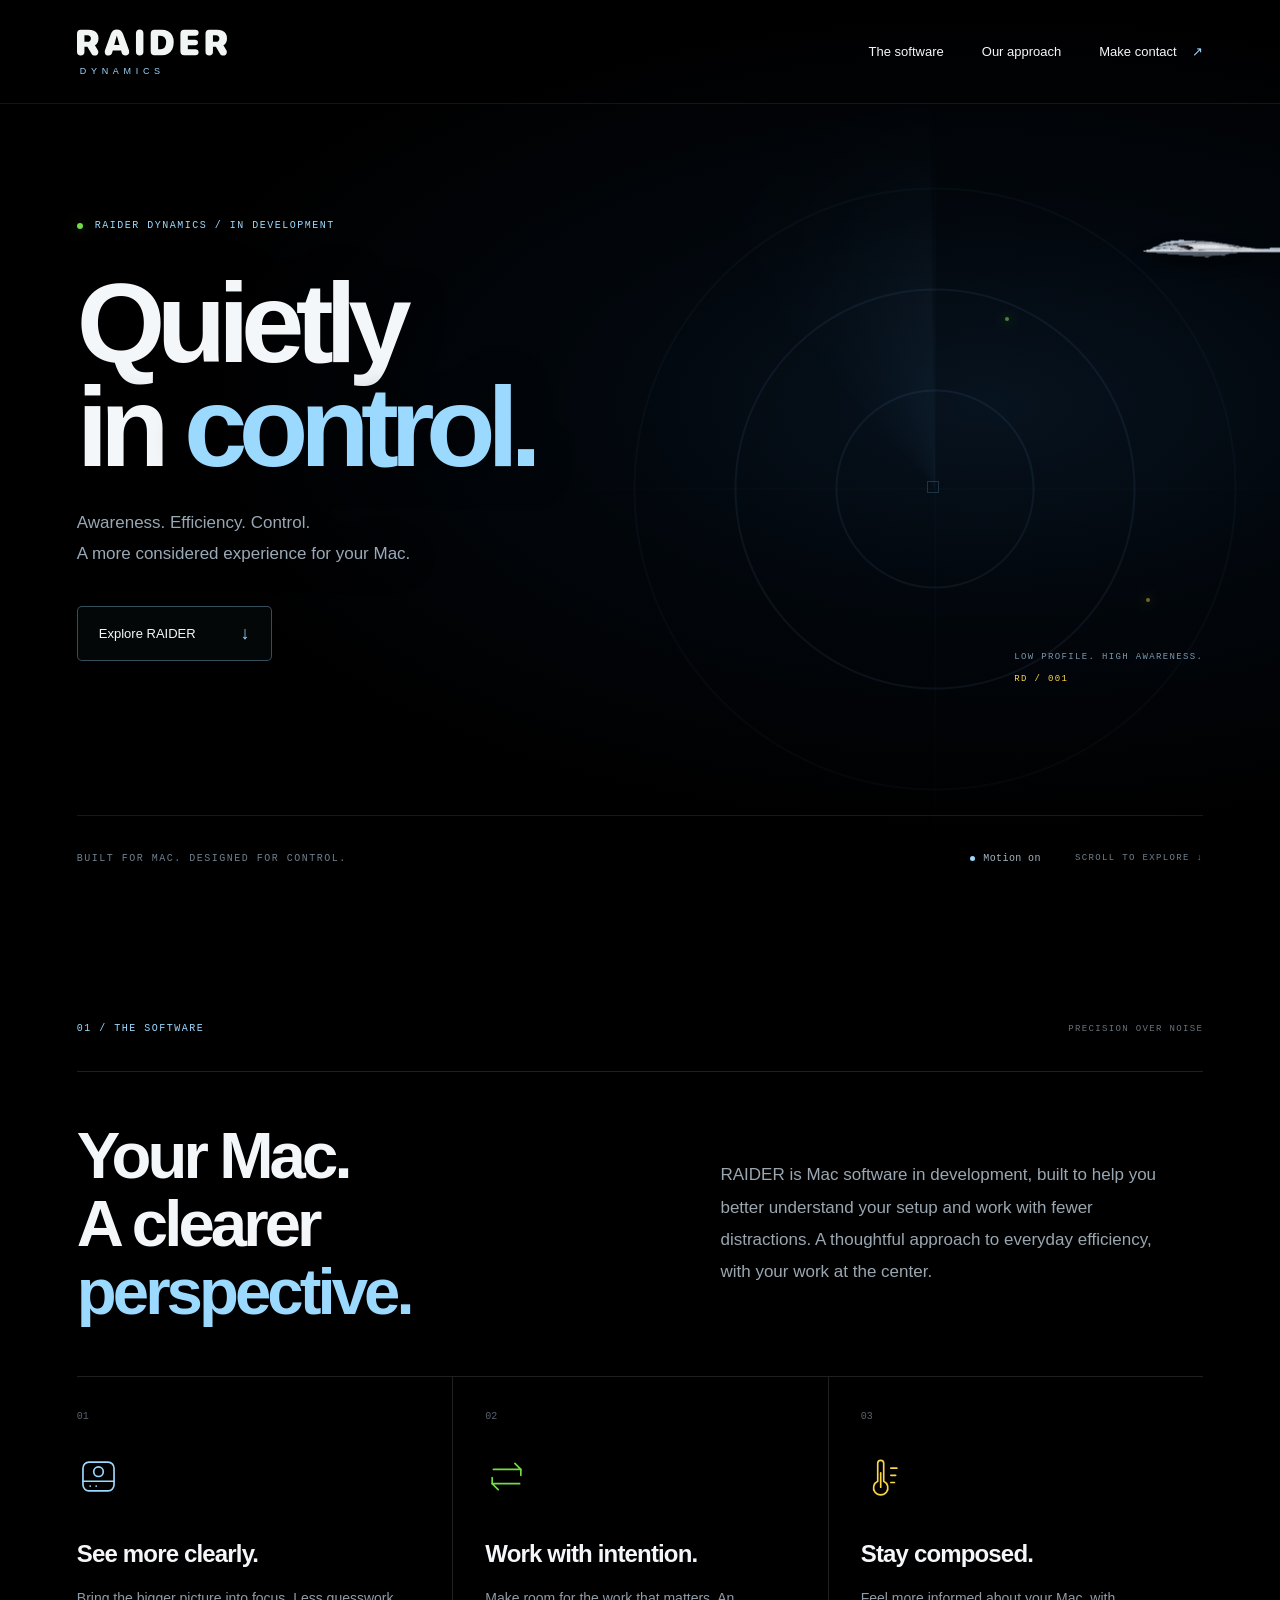
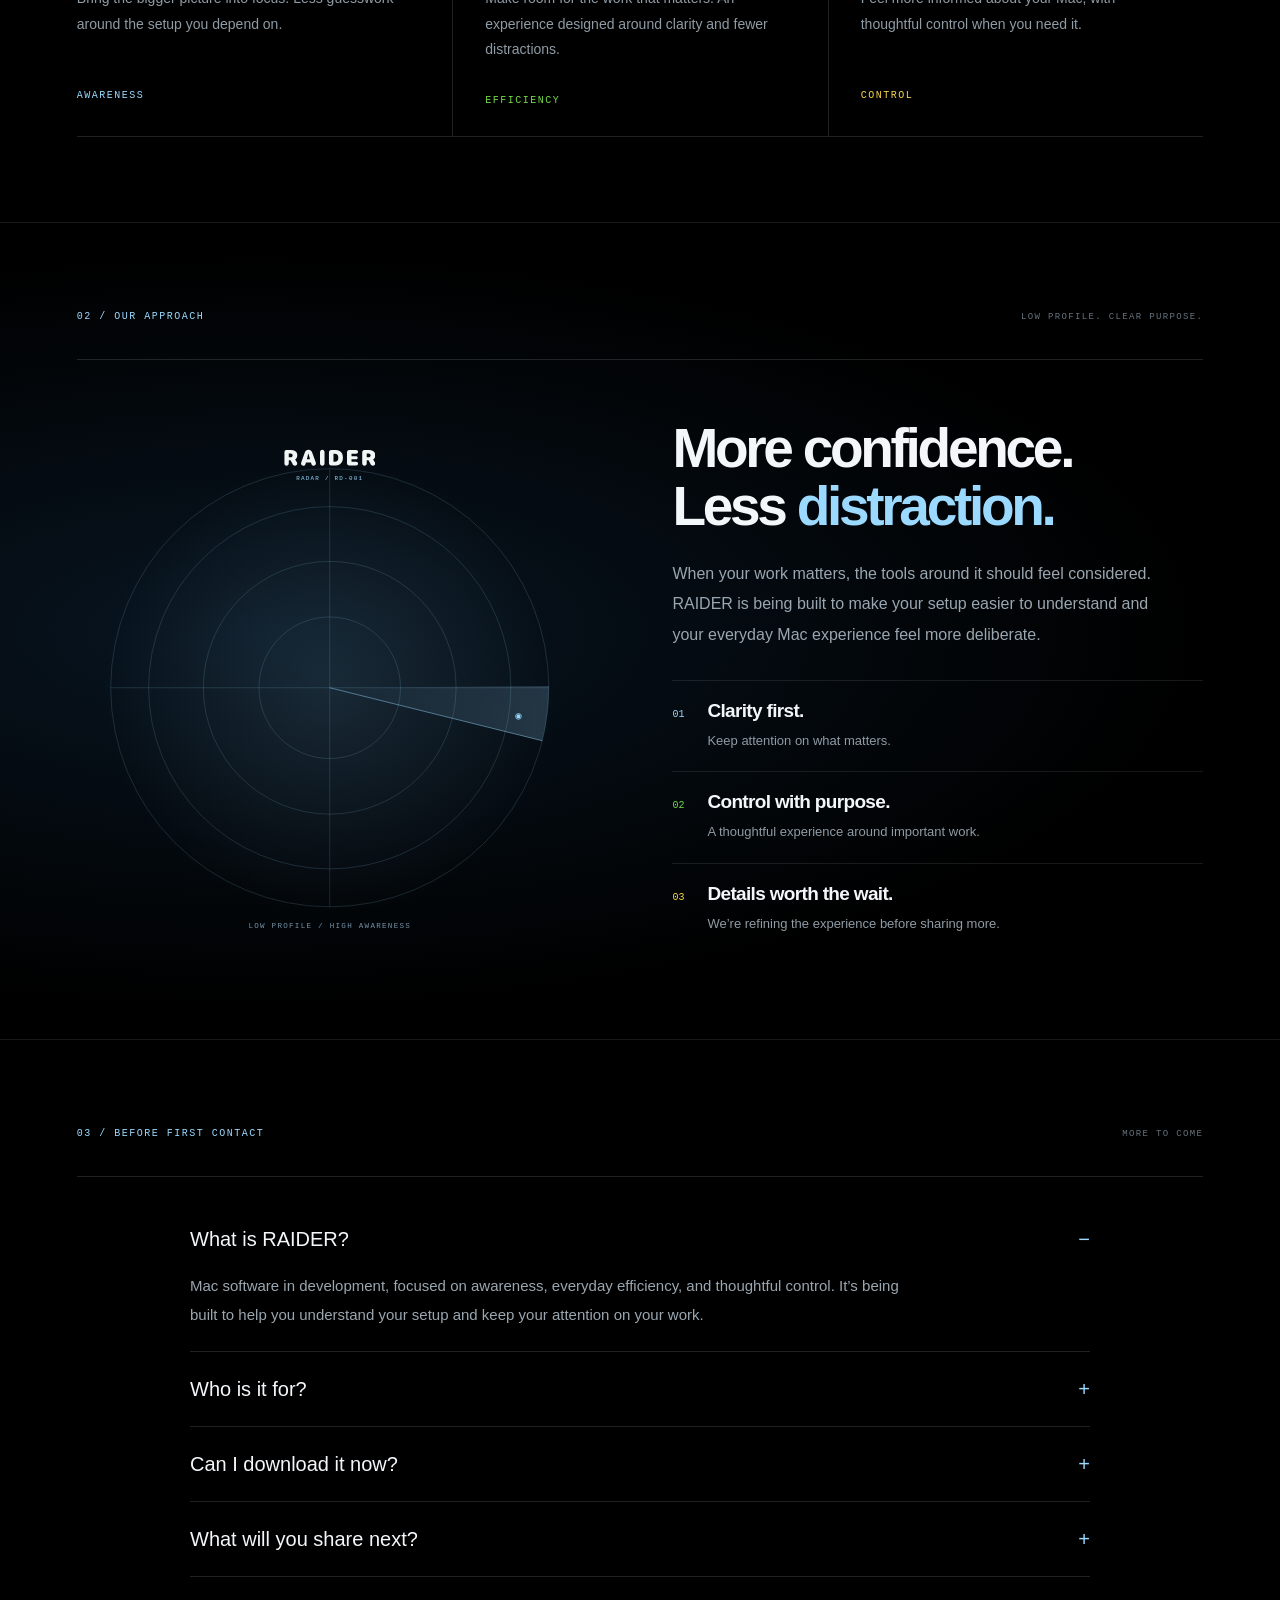
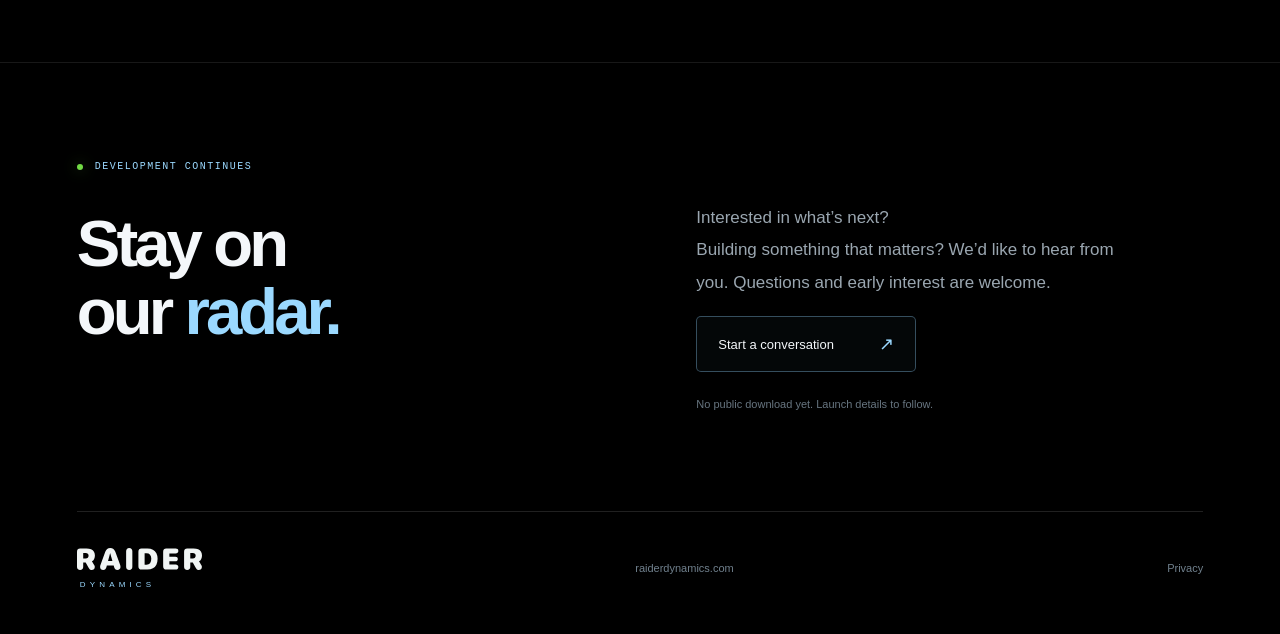
<file: index.html>
<!doctype html><html lang="en"><head><meta charset="utf-8"><meta name="viewport" content="width=device-width,initial-scale=1"><meta name="theme-color" content="#000000"><meta name="description" content="Raider Dynamics. Mac software for a clearer, more efficient everyday experience. Currently in development."><title>Raider Dynamics — Quietly in control.</title><link rel="canonical" href="https://raiderdynamics.com/"><meta property="og:type" content="website"><meta property="og:title" content="Raider Dynamics — Quietly in control."><meta property="og:description" content="Awareness. Efficiency. Control. A more considered Mac experience in development."><meta property="og:url" content="https://raiderdynamics.com/"><meta property="og:image" content="https://raiderdynamics.com/assets/raider-app-logo.png"><meta name="twitter:card" content="summary"><meta name="twitter:image" content="https://raiderdynamics.com/assets/raider-app-logo.png"><link rel="shortcut icon" href="/favicon-v5.ico"><link rel="icon" type="image/png" sizes="32x32" href="/assets/raider-icon-32.png"><link rel="mask-icon" href="/assets/safari-raider.svg" color="#9bd9ff"><link rel="apple-touch-icon" sizes="180x180" href="/assets/raider-icon-180.png?v=3"><link rel="manifest" href="site.webmanifest?v=3"><link rel="stylesheet" href="assets/styles.css?v=radar-28"></head><body><a class="skip" href="#main">Skip to content</a><header><a class="brand" href="#" aria-label="Raider Dynamics home"><img src="assets/raider-wordmark.svg" width="150" height="29" alt="RAIDER"><span>DYNAMICS</span></a><nav aria-label="Main navigation"><a href="#mission">The software</a><a href="#approach">Our approach</a><a href="#contact">Make contact <span>↗</span></a></nav></header><main id="main"><section class="hero"><div class="radar" aria-hidden="true"><div class="rings"></div><div class="sweep"></div><span class="blip b1"></span><span class="blip b2"></span><div class="crosshair"></div></div><div class="aircraft" aria-hidden="true"><canvas class="aircraft-model"></canvas><div class="payload-bay"></div></div><div class="hero-copy"><p class="eyebrow"><span class="status-dot"></span> RAIDER DYNAMICS / IN DEVELOPMENT</p><h1>Quietly<br>in <em>control.</em></h1><p class="intro">Awareness. Efficiency. Control.<br>A more considered experience for your Mac.</p><a class="button" href="#mission">Explore RAIDER <span>↓</span></a></div><div class="flight-note" aria-hidden="true"><span>LOW PROFILE. HIGH AWARENESS.</span><span>RD / 001</span></div><div class="hero-bottom"><span class="mono">BUILT FOR MAC. DESIGNED FOR CONTROL.</span><div class="hero-tools"><button class="motion-control" type="button" aria-pressed="false" aria-label="Pause animation"><span class="motion-indicator" aria-hidden="true"></span><span class="motion-label">Motion on</span></button><span class="scroll">SCROLL TO EXPLORE ↓</span></div></div></section><section class="mission" id="mission"><div class="section-top"><p class="eyebrow">01 / THE SOFTWARE</p><span class="mono">PRECISION OVER NOISE</span></div><div class="mission-intro"><h2>Your Mac.<br>A clearer <span>perspective.</span></h2><p>RAIDER is Mac software in development, built to help you better understand your setup and work with fewer distractions. A thoughtful approach to everyday efficiency, with your work at the center.</p></div><div class="capabilities"><article class="blue"><span class="number">01</span><div class="glyph" aria-hidden="true"><svg viewBox="0 0 36 36" fill="none" stroke="currentColor" stroke-width="1.4" stroke-linecap="round" stroke-linejoin="round"><rect x="5" y="6" width="26" height="24" rx="5"/><path d="M5 22h26M11 26h.1M16 26h.1"/><circle cx="18" cy="14" r="4"/></svg></div><h3>See more clearly.</h3><p>Bring the bigger picture into focus. Less guesswork around the setup you depend on.</p><span class="tag">AWARENESS</span></article><article class="green"><span class="number">02</span><div class="glyph" aria-hidden="true"><svg viewBox="0 0 36 36" fill="none" stroke="currentColor" stroke-width="1.4" stroke-linecap="round" stroke-linejoin="round"><path d="M7 12h23l-5-5M29 24H6l5 5"/><path d="M30 12v5M6 24v-5"/></svg></div><h3>Work with intention.</h3><p>Make room for the work that matters. An experience designed around clarity and fewer distractions.</p><span class="tag">EFFICIENCY</span></article><article class="yellow"><span class="number">03</span><div class="glyph" aria-hidden="true"><svg viewBox="0 0 36 36" fill="none" stroke="currentColor" stroke-width="1.4" stroke-linecap="round" stroke-linejoin="round"><path d="M19 7v15a6 6 0 1 1-5 0V7a2.5 2.5 0 0 1 5 0Z"/><path d="M25 11h5M25 17h4M25 23h3M16.5 15v12"/></svg></div><h3>Stay composed.</h3><p>Feel more informed about your Mac, with thoughtful control when you need it.</p><span class="tag">CONTROL</span></article></div></section><section class="approach" id="approach"><div class="section-top"><p class="eyebrow">02 / OUR APPROACH</p><span class="mono">LOW PROFILE. CLEAR PURPOSE.</span></div><div class="approach-grid"><div class="signal-art" aria-hidden="true"><div class="approach-airframe" data-flight="1"><canvas class="approach-model" width="256" height="256"></canvas></div><svg class="approach-flight" viewBox="0 0 600 600" xmlns="http://www.w3.org/2000/svg"><defs><radialGradient id="rd-radar-glow"><stop stop-color="#9bd9ff" stop-opacity=".12"/><stop offset="1" stop-color="#9bd9ff" stop-opacity="0"/></radialGradient><linearGradient id="rd-sweep-light" x1="300" y1="300" x2="560" y2="300" gradientUnits="userSpaceOnUse"><stop stop-color="#9bd9ff" stop-opacity="0"/><stop offset="1" stop-color="#9bd9ff" stop-opacity=".2"/></linearGradient></defs><circle cx="300" cy="300" r="270" fill="url(#rd-radar-glow)"/><g fill="none" stroke="#9bd9ff" stroke-opacity=".18" stroke-width="1"><circle cx="300" cy="300" r="260"/><circle cx="300" cy="300" r="215"/><circle cx="300" cy="300" r="150"/><circle cx="300" cy="300" r="84"/><path d="M300 40V560M40 300H560"/></g><g class="radar-scan"><path d="M300 300L552 235A260 260 0 0 1 560 300Z" fill="url(#rd-sweep-light)"/><path d="M300 300H560" stroke="#9bd9ff" stroke-opacity=".5"/></g><g class="radar-contacts"></g><image href="assets/raider-wordmark.svg" x="246" y="16" width="108" height="22"/><text x="300" y="53" text-anchor="middle" fill="#9bd9ff" font-size="7" font-family="ui-monospace,monospace" letter-spacing="1.5">RADAR / RD-001</text><text x="300" y="585" text-anchor="middle" fill="#7592a8" font-size="9" font-family="ui-monospace,monospace" letter-spacing="1.5">LOW PROFILE / HIGH AWARENESS</text></svg></div><div class="approach-copy"><h2>More confidence.<br>Less <span>distraction.</span></h2><p>When your work matters, the tools around it should feel considered. RAIDER is being built to make your setup easier to understand and your everyday Mac experience feel more deliberate.</p><div class="principles"><article><span>01</span><div><h3>Clarity first.</h3><p>Keep attention on what matters.</p></div></article><article><span>02</span><div><h3>Control with purpose.</h3><p>A thoughtful experience around important work.</p></div></article><article><span>03</span><div><h3>Details worth the wait.</h3><p>We’re refining the experience before sharing more.</p></div></article></div></div></div></section><section class="questions"><div class="section-top"><p class="eyebrow">03 / BEFORE FIRST CONTACT</p><span class="mono">MORE TO COME</span></div><div class="faq-list"><details open><summary>What is RAIDER?</summary><p>Mac software in development, focused on awareness, everyday efficiency, and thoughtful control. It’s being built to help you understand your setup and keep your attention on your work.</p></details><details><summary>Who is it for?</summary><p>People who rely on a Mac for creative projects and everyday work, and want a more considered experience around the tools they use.</p></details><details><summary>Can I download it now?</summary><p>Not yet. RAIDER is still in development. There is no public download or announced release date. Get in touch if you’d like to express early interest.</p></details><details><summary>What will you share next?</summary><p>Product previews, compatibility, and availability when they’re ready. For now, development continues behind the scenes.</p></details></div></section><section class="contact" id="contact"><div><p class="eyebrow"><span class="status-dot"></span> DEVELOPMENT CONTINUES</p><h2>Stay on<br>our <span>radar.</span></h2></div><div class="contact-copy"><p>Interested in what’s next?<br>Building something that matters? We’d like to hear from you. Questions and early interest are welcome.</p><a class="button" href="mailto:gdizz00@mac.com?subject=Raider%20Dynamics">Start a conversation <span>↗</span></a><p class="small">No public download yet. Launch details to follow.</p></div></section></main><footer><a class="brand" href="#"><img src="assets/raider-wordmark.svg" width="125" height="24" alt="RAIDER"><span>DYNAMICS</span></a><span>raiderdynamics.com</span><a href="privacy.html">Privacy</a></footer><script src="assets/aircraft.js?v=radar-28"></script><script src="assets/site.js?v=radar-28" defer></script><script src="assets/approach.js?v=radar-28" defer></script></body></html>
</file>
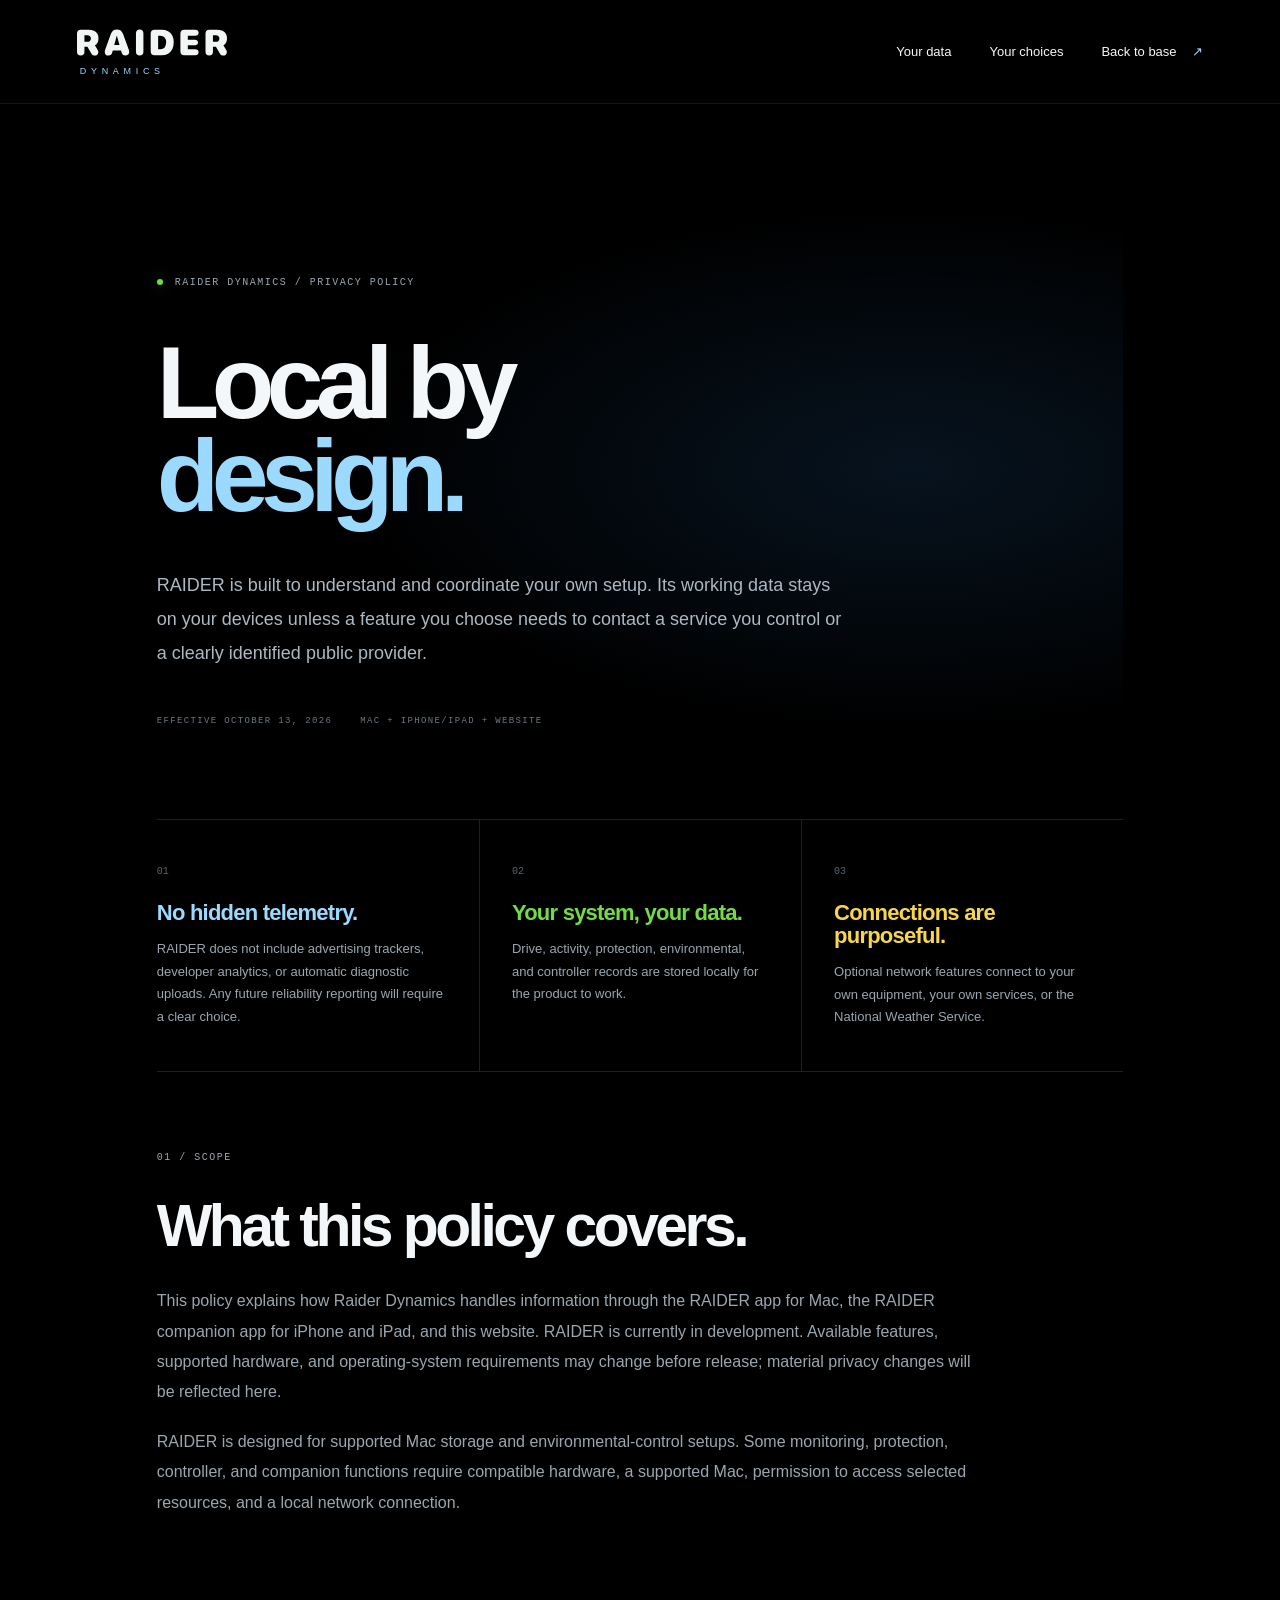
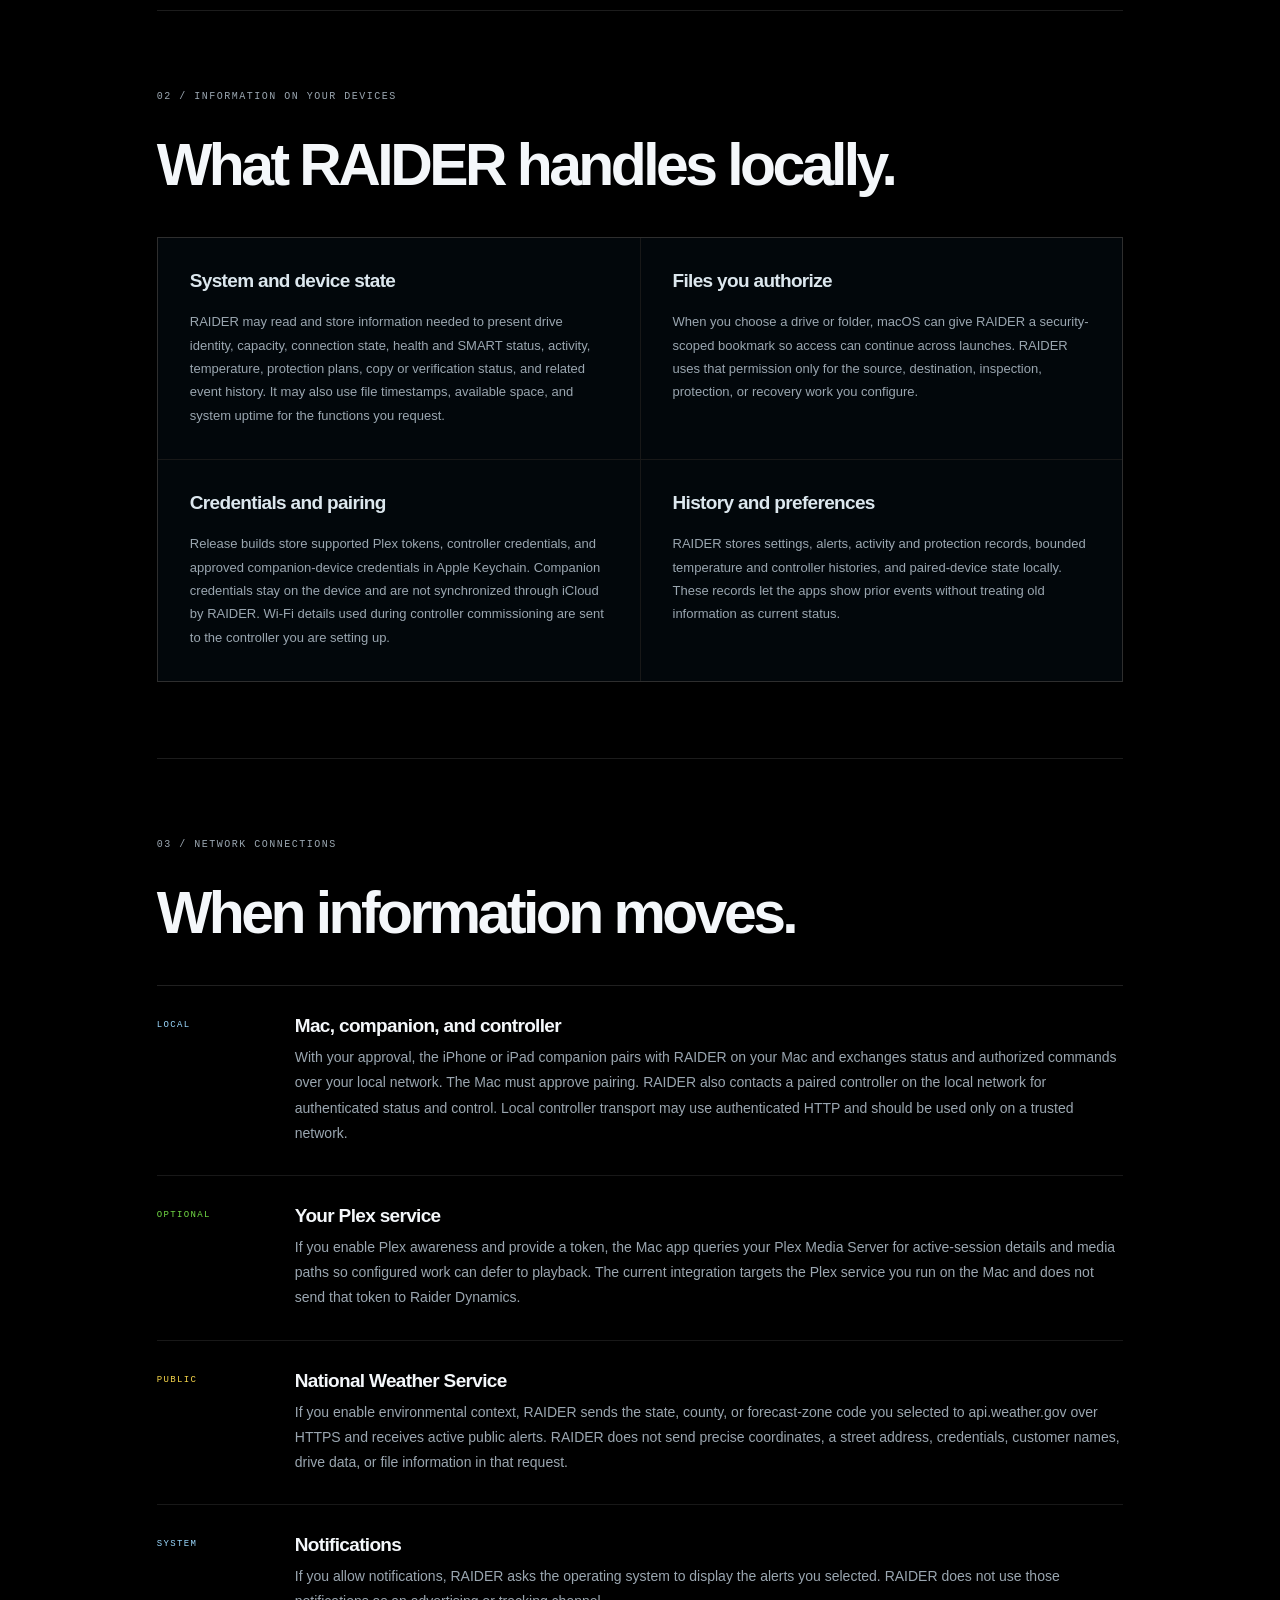
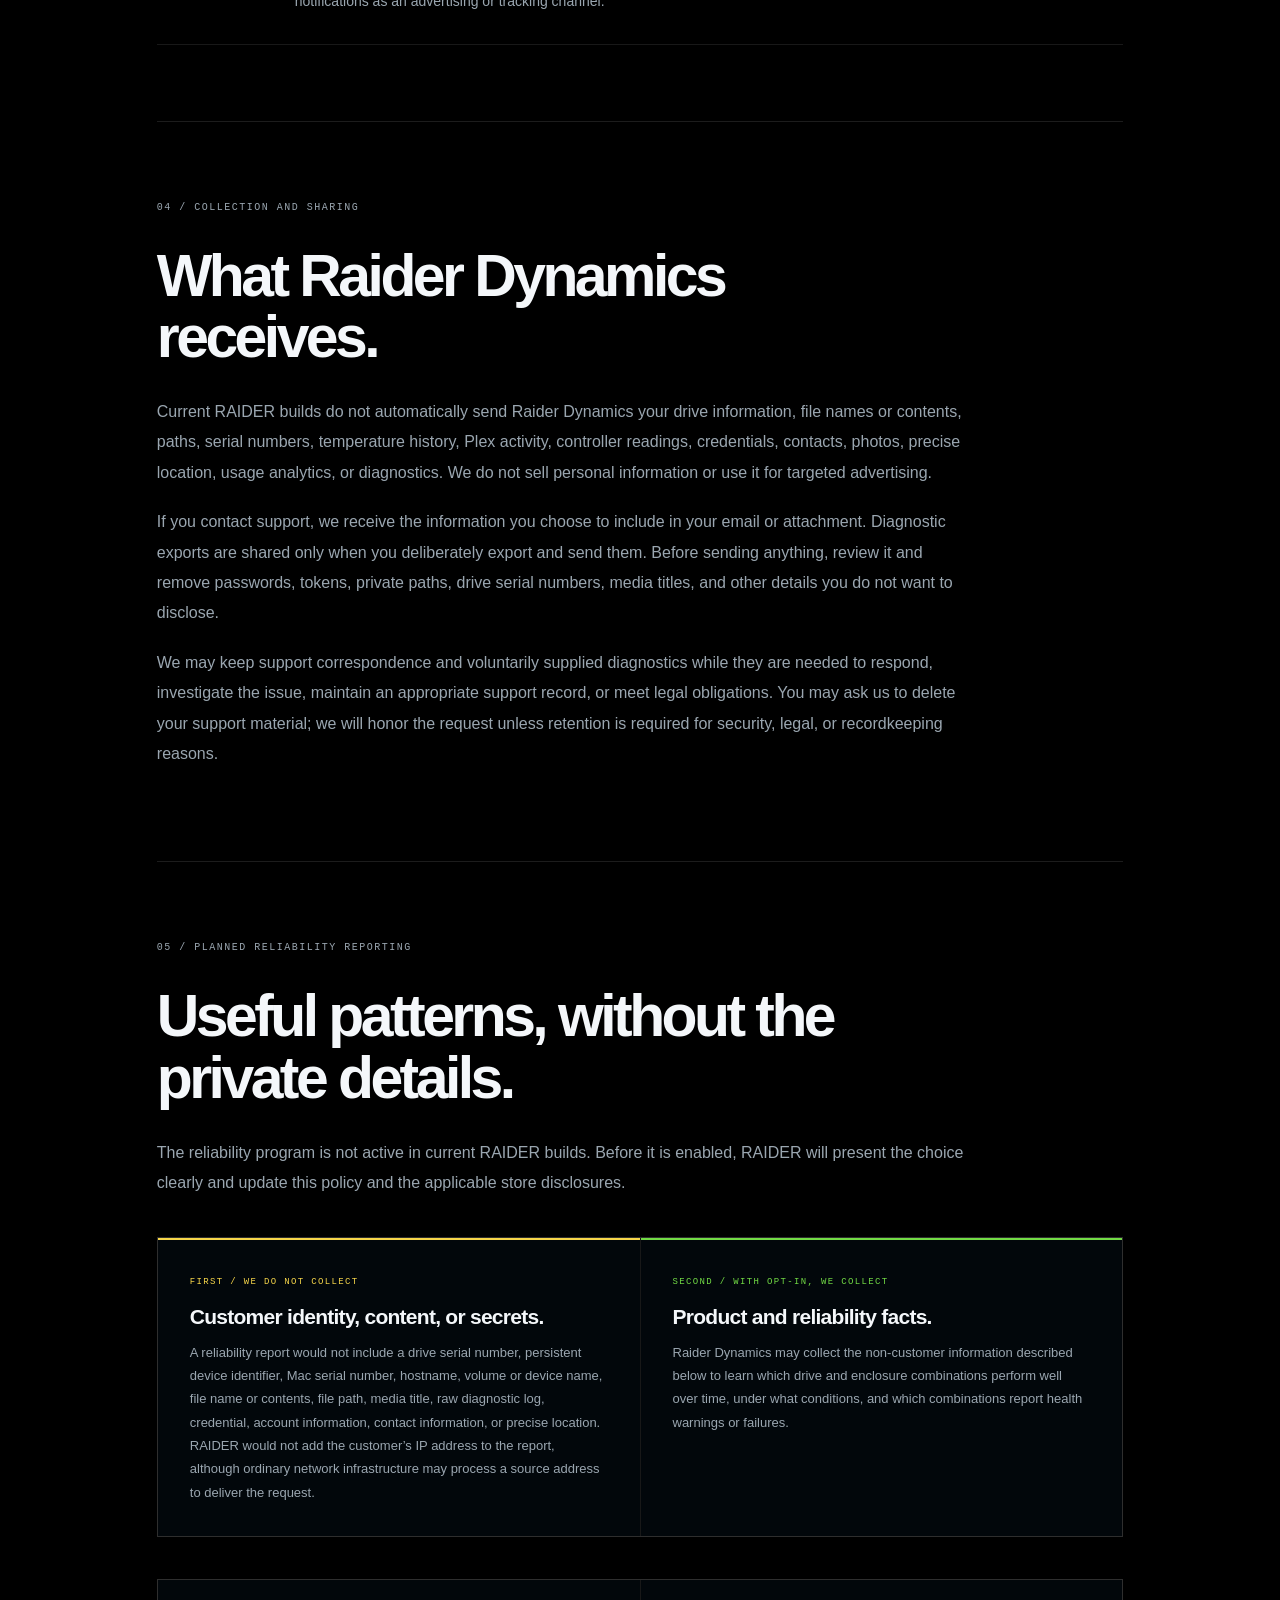
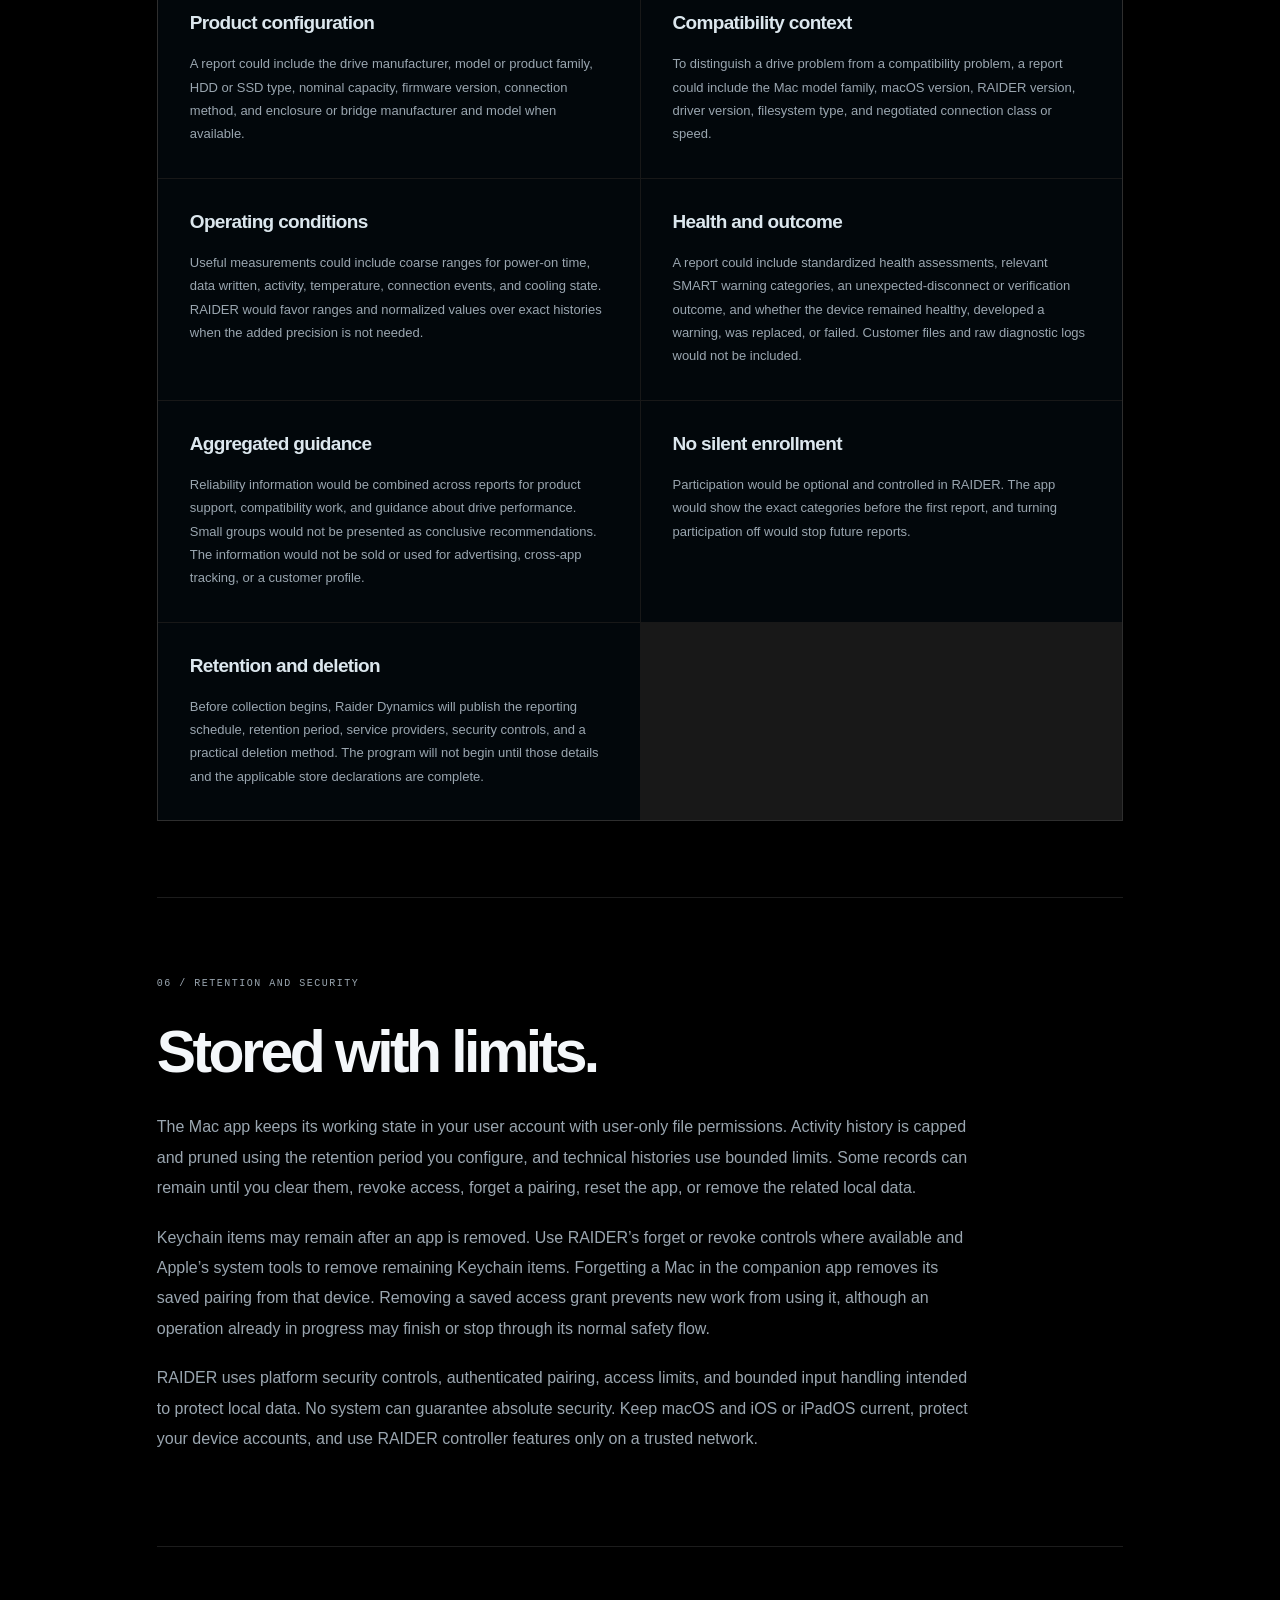
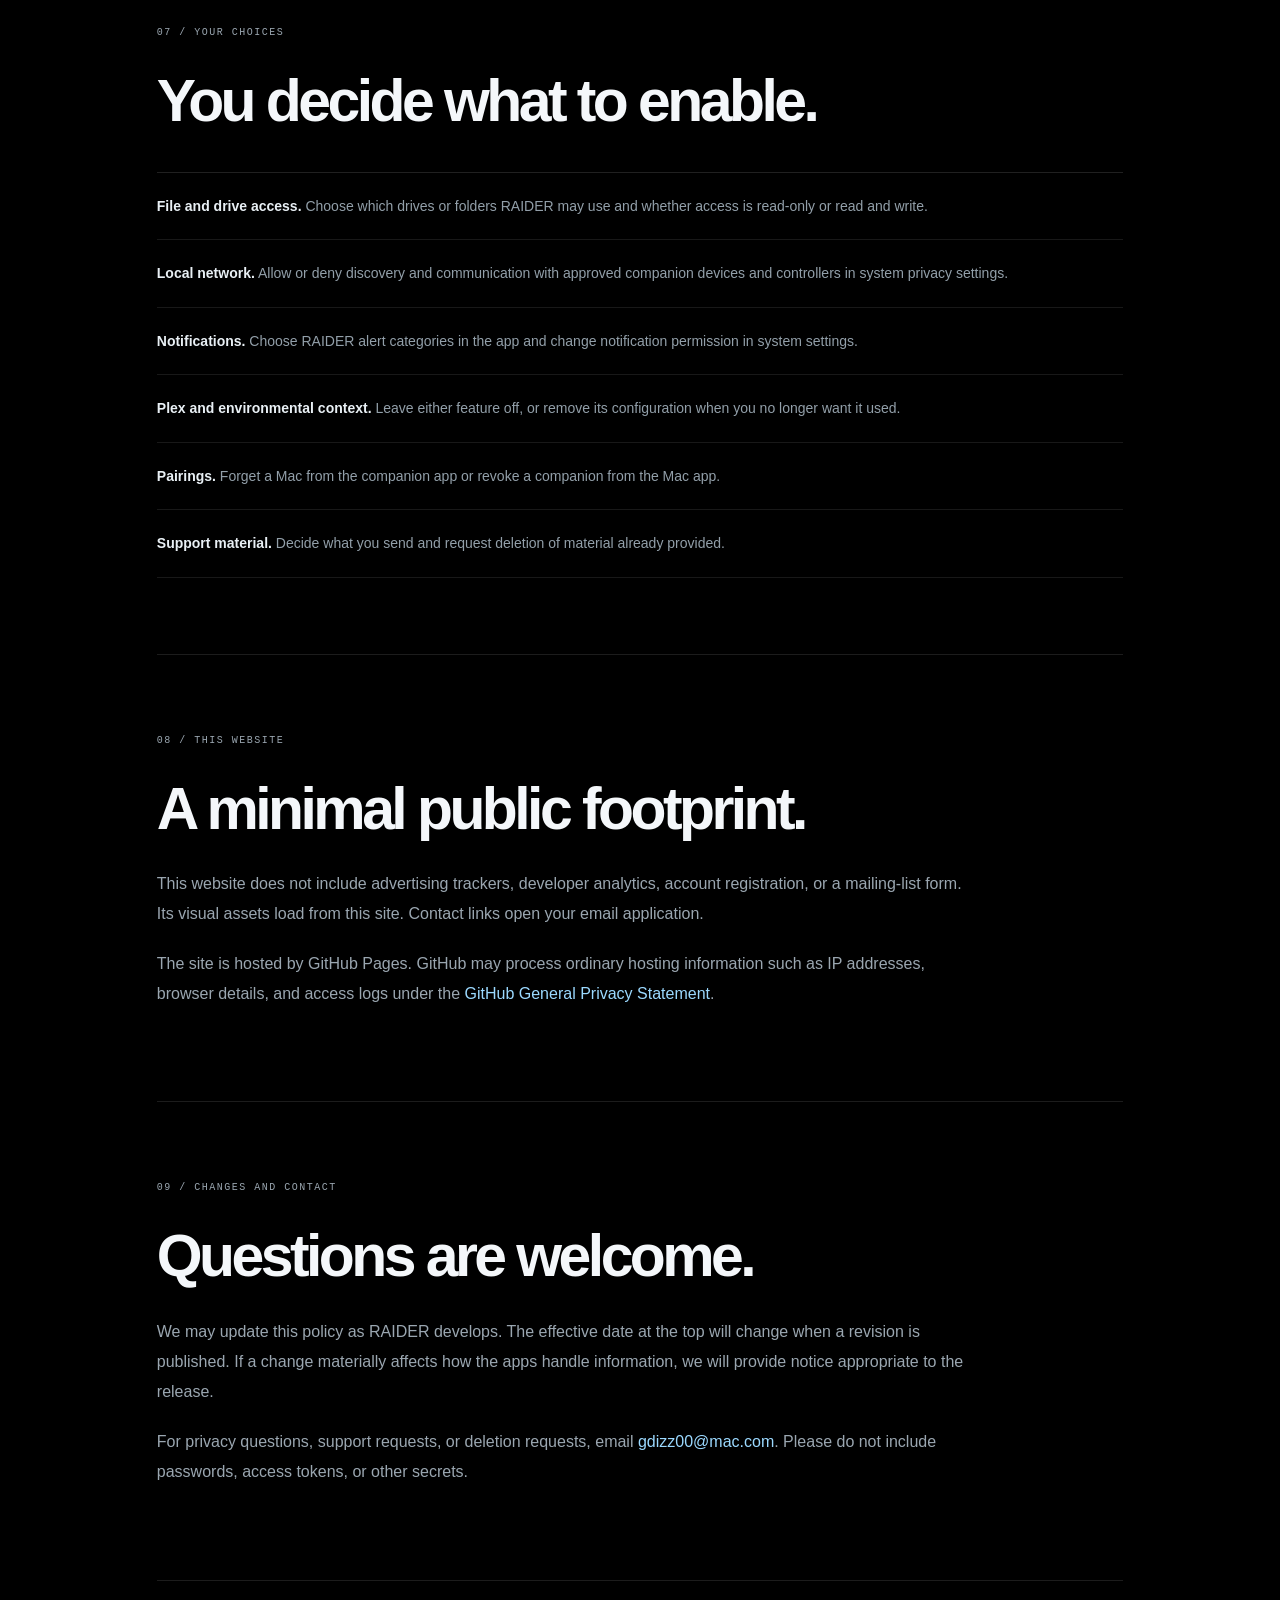
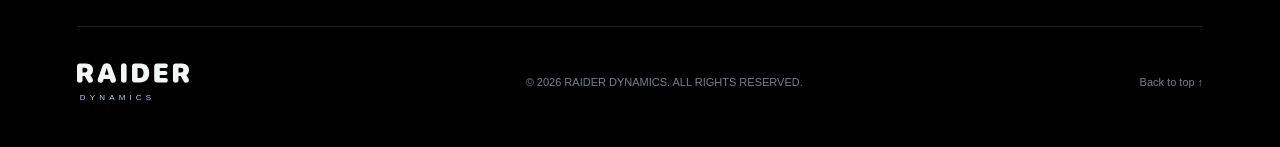
<file: privacy.html>
<!doctype html>
<html lang="en">
<head>
  <meta charset="utf-8">
  <meta name="viewport" content="width=device-width,initial-scale=1">
  <meta name="theme-color" content="#000000">
  <meta name="description" content="Privacy Policy for the RAIDER Mac and iPhone/iPad software and the Raider Dynamics website.">
  <title>Privacy Policy — Raider Dynamics</title>
  <link rel="canonical" href="https://raiderdynamics.com/privacy.html">

  <link rel="shortcut icon" href="/favicon-v5.ico"><link rel="icon" type="image/png" sizes="32x32" href="/assets/raider-icon-32.png"><link rel="mask-icon" href="/assets/safari-raider.svg" color="#9bd9ff"><link rel="apple-touch-icon" sizes="180x180" href="/assets/raider-icon-180.png?v=3">
  <link rel="manifest" href="site.webmanifest?v=3">
  <link rel="stylesheet" href="assets/styles.css?v=privacy-2">
</head>
<body>
  <a class="skip" href="#main">Skip to policy</a>
  <header>
    <a class="brand" href="index.html" aria-label="Raider Dynamics home">
      <img src="assets/raider-wordmark.svg" width="150" height="29" alt="RAIDER">
      <span>DYNAMICS</span>
    </a>
    <nav aria-label="Privacy navigation">
      <a href="#data">Your data</a>
      <a href="#choices">Your choices</a>
      <a href="index.html">Back to base <span>↗</span></a>
    </nav>
  </header>

  <main class="legal privacy-policy" id="main">
    <div class="legal-hero">
      <p class="eyebrow"><span class="status-dot"></span> RAIDER DYNAMICS / PRIVACY POLICY</p>
      <h1>Local by<br><em>design.</em></h1>
      <p class="legal-lead">RAIDER is built to understand and coordinate your own setup. Its working data stays on your devices unless a feature you choose needs to contact a service you control or a clearly identified public provider.</p>
      <div class="policy-meta">
        <span>Effective October 13, 2026</span>
        <span>Mac + iPhone/iPad + website</span>
      </div>
    </div>

    <section class="policy-summary" aria-label="Privacy summary">
      <article class="blue"><span class="number">01</span><h2>No hidden telemetry.</h2><p>RAIDER does not include advertising trackers, developer analytics, or automatic diagnostic uploads. Any future reliability reporting will require a clear choice.</p></article>
      <article class="green"><span class="number">02</span><h2>Your system, your data.</h2><p>Drive, activity, protection, environmental, and controller records are stored locally for the product to work.</p></article>
      <article class="yellow"><span class="number">03</span><h2>Connections are purposeful.</h2><p>Optional network features connect to your own equipment, your own services, or the National Weather Service.</p></article>
    </section>

    <section class="policy-section" id="scope">
      <p class="eyebrow">01 / SCOPE</p>
      <h2>What this policy covers.</h2>
      <p>This policy explains how Raider Dynamics handles information through the RAIDER app for Mac, the RAIDER companion app for iPhone and iPad, and this website. RAIDER is currently in development. Available features, supported hardware, and operating-system requirements may change before release; material privacy changes will be reflected here.</p>
      <p>RAIDER is designed for supported Mac storage and environmental-control setups. Some monitoring, protection, controller, and companion functions require compatible hardware, a supported Mac, permission to access selected resources, and a local network connection.</p>
    </section>

    <section class="policy-section" id="data">
      <p class="eyebrow">02 / INFORMATION ON YOUR DEVICES</p>
      <h2>What RAIDER handles locally.</h2>
      <div class="policy-grid">
        <article><h3>System and device state</h3><p>RAIDER may read and store information needed to present drive identity, capacity, connection state, health and SMART status, activity, temperature, protection plans, copy or verification status, and related event history. It may also use file timestamps, available space, and system uptime for the functions you request.</p></article>
        <article><h3>Files you authorize</h3><p>When you choose a drive or folder, macOS can give RAIDER a security-scoped bookmark so access can continue across launches. RAIDER uses that permission only for the source, destination, inspection, protection, or recovery work you configure.</p></article>
        <article><h3>Credentials and pairing</h3><p>Release builds store supported Plex tokens, controller credentials, and approved companion-device credentials in Apple Keychain. Companion credentials stay on the device and are not synchronized through iCloud by RAIDER. Wi-Fi details used during controller commissioning are sent to the controller you are setting up.</p></article>
        <article><h3>History and preferences</h3><p>RAIDER stores settings, alerts, activity and protection records, bounded temperature and controller histories, and paired-device state locally. These records let the apps show prior events without treating old information as current status.</p></article>
      </div>
    </section>

    <section class="policy-section" id="network">
      <p class="eyebrow">03 / NETWORK CONNECTIONS</p>
      <h2>When information moves.</h2>
      <div class="flow-list">
        <article><span class="flow-marker blue">LOCAL</span><div><h3>Mac, companion, and controller</h3><p>With your approval, the iPhone or iPad companion pairs with RAIDER on your Mac and exchanges status and authorized commands over your local network. The Mac must approve pairing. RAIDER also contacts a paired controller on the local network for authenticated status and control. Local controller transport may use authenticated HTTP and should be used only on a trusted network.</p></div></article>
        <article><span class="flow-marker green">OPTIONAL</span><div><h3>Your Plex service</h3><p>If you enable Plex awareness and provide a token, the Mac app queries your Plex Media Server for active-session details and media paths so configured work can defer to playback. The current integration targets the Plex service you run on the Mac and does not send that token to Raider Dynamics.</p></div></article>
        <article><span class="flow-marker yellow">PUBLIC</span><div><h3>National Weather Service</h3><p>If you enable environmental context, RAIDER sends the state, county, or forecast-zone code you selected to <span class="nowrap">api.weather.gov</span> over HTTPS and receives active public alerts. RAIDER does not send precise coordinates, a street address, credentials, customer names, drive data, or file information in that request.</p></div></article>
        <article><span class="flow-marker blue">SYSTEM</span><div><h3>Notifications</h3><p>If you allow notifications, RAIDER asks the operating system to display the alerts you selected. RAIDER does not use those notifications as an advertising or tracking channel.</p></div></article>
      </div>
    </section>

    <section class="policy-section" id="sharing">
      <p class="eyebrow">04 / COLLECTION AND SHARING</p>
      <h2>What Raider Dynamics receives.</h2>
      <p>Current RAIDER builds do not automatically send Raider Dynamics your drive information, file names or contents, paths, serial numbers, temperature history, Plex activity, controller readings, credentials, contacts, photos, precise location, usage analytics, or diagnostics. We do not sell personal information or use it for targeted advertising.</p>
      <p>If you contact support, we receive the information you choose to include in your email or attachment. Diagnostic exports are shared only when you deliberately export and send them. Before sending anything, review it and remove passwords, tokens, private paths, drive serial numbers, media titles, and other details you do not want to disclose.</p>
      <p>We may keep support correspondence and voluntarily supplied diagnostics while they are needed to respond, investigate the issue, maintain an appropriate support record, or meet legal obligations. You may ask us to delete your support material; we will honor the request unless retention is required for security, legal, or recordkeeping reasons.</p>
    </section>

    <section class="policy-section" id="reliability">
      <p class="eyebrow">05 / PLANNED RELIABILITY REPORTING</p>
      <h2>Useful patterns, without the private details.</h2>
      <p>The reliability program is not active in current RAIDER builds. Before it is enabled, RAIDER will present the choice clearly and update this policy and the applicable store disclosures.</p>
      <div class="collection-boundary">
        <article class="collection-excluded">
          <span class="flow-marker yellow">FIRST / WE DO NOT COLLECT</span>
          <h3>Customer identity, content, or secrets.</h3>
          <p>A reliability report would not include a drive serial number, persistent device identifier, Mac serial number, hostname, volume or device name, file name or contents, file path, media title, raw diagnostic log, credential, account information, contact information, or precise location. RAIDER would not add the customer’s IP address to the report, although ordinary network infrastructure may process a source address to deliver the request.</p>
        </article>
        <article class="collection-included">
          <span class="flow-marker green">SECOND / WITH OPT-IN, WE COLLECT</span>
          <h3>Product and reliability facts.</h3>
          <p>Raider Dynamics may collect the non-customer information described below to learn which drive and enclosure combinations perform well over time, under what conditions, and which combinations report health warnings or failures.</p>
        </article>
      </div>
      <div class="policy-grid reliability-grid">
        <article><h3>Product configuration</h3><p>A report could include the drive manufacturer, model or product family, HDD or SSD type, nominal capacity, firmware version, connection method, and enclosure or bridge manufacturer and model when available.</p></article>
        <article><h3>Compatibility context</h3><p>To distinguish a drive problem from a compatibility problem, a report could include the Mac model family, macOS version, RAIDER version, driver version, filesystem type, and negotiated connection class or speed.</p></article>
        <article><h3>Operating conditions</h3><p>Useful measurements could include coarse ranges for power-on time, data written, activity, temperature, connection events, and cooling state. RAIDER would favor ranges and normalized values over exact histories when the added precision is not needed.</p></article>
        <article><h3>Health and outcome</h3><p>A report could include standardized health assessments, relevant SMART warning categories, an unexpected-disconnect or verification outcome, and whether the device remained healthy, developed a warning, was replaced, or failed. Customer files and raw diagnostic logs would not be included.</p></article>
        <article><h3>Aggregated guidance</h3><p>Reliability information would be combined across reports for product support, compatibility work, and guidance about drive performance. Small groups would not be presented as conclusive recommendations. The information would not be sold or used for advertising, cross-app tracking, or a customer profile.</p></article>
        <article><h3>No silent enrollment</h3><p>Participation would be optional and controlled in RAIDER. The app would show the exact categories before the first report, and turning participation off would stop future reports.</p></article>
        <article><h3>Retention and deletion</h3><p>Before collection begins, Raider Dynamics will publish the reporting schedule, retention period, service providers, security controls, and a practical deletion method. The program will not begin until those details and the applicable store declarations are complete.</p></article>
      </div>
    </section>

    <section class="policy-section" id="retention">
      <p class="eyebrow">06 / RETENTION AND SECURITY</p>
      <h2>Stored with limits.</h2>
      <p>The Mac app keeps its working state in your user account with user-only file permissions. Activity history is capped and pruned using the retention period you configure, and technical histories use bounded limits. Some records can remain until you clear them, revoke access, forget a pairing, reset the app, or remove the related local data.</p>
      <p>Keychain items may remain after an app is removed. Use RAIDER’s forget or revoke controls where available and Apple’s system tools to remove remaining Keychain items. Forgetting a Mac in the companion app removes its saved pairing from that device. Removing a saved access grant prevents new work from using it, although an operation already in progress may finish or stop through its normal safety flow.</p>
      <p>RAIDER uses platform security controls, authenticated pairing, access limits, and bounded input handling intended to protect local data. No system can guarantee absolute security. Keep macOS and iOS or iPadOS current, protect your device accounts, and use RAIDER controller features only on a trusted network.</p>
    </section>

    <section class="policy-section" id="choices">
      <p class="eyebrow">07 / YOUR CHOICES</p>
      <h2>You decide what to enable.</h2>
      <ul class="choice-list">
        <li><strong>File and drive access.</strong> Choose which drives or folders RAIDER may use and whether access is read-only or read and write.</li>
        <li><strong>Local network.</strong> Allow or deny discovery and communication with approved companion devices and controllers in system privacy settings.</li>
        <li><strong>Notifications.</strong> Choose RAIDER alert categories in the app and change notification permission in system settings.</li>
        <li><strong>Plex and environmental context.</strong> Leave either feature off, or remove its configuration when you no longer want it used.</li>
        <li><strong>Pairings.</strong> Forget a Mac from the companion app or revoke a companion from the Mac app.</li>
        <li><strong>Support material.</strong> Decide what you send and request deletion of material already provided.</li>
      </ul>
    </section>

    <section class="policy-section" id="website">
      <p class="eyebrow">08 / THIS WEBSITE</p>
      <h2>A minimal public footprint.</h2>
      <p>This website does not include advertising trackers, developer analytics, account registration, or a mailing-list form. Its visual assets load from this site. Contact links open your email application.</p>
      <p>The site is hosted by GitHub Pages. GitHub may process ordinary hosting information such as IP addresses, browser details, and access logs under the <a href="https://docs.github.com/en/site-policy/privacy-policies/github-general-privacy-statement">GitHub General Privacy Statement</a>.</p>
    </section>

    <section class="policy-section" id="changes">
      <p class="eyebrow">09 / CHANGES AND CONTACT</p>
      <h2>Questions are welcome.</h2>
      <p>We may update this policy as RAIDER develops. The effective date at the top will change when a revision is published. If a change materially affects how the apps handle information, we will provide notice appropriate to the release.</p>
      <p>For privacy questions, support requests, or deletion requests, email <a href="mailto:gdizz00@mac.com?subject=RAIDER%20Privacy">gdizz00@mac.com</a>. Please do not include passwords, access tokens, or other secrets.</p>
    </section>
  </main>

  <footer>
    <a class="brand" href="index.html" aria-label="Raider Dynamics home"><img src="assets/raider-wordmark.svg" width="112" height="22" alt="RAIDER"><span>DYNAMICS</span></a>
    <span>© 2026 RAIDER DYNAMICS. ALL RIGHTS RESERVED.</span>
    <a href="#main">Back to top ↑</a>
  </footer>
</body>
</html>
</file>
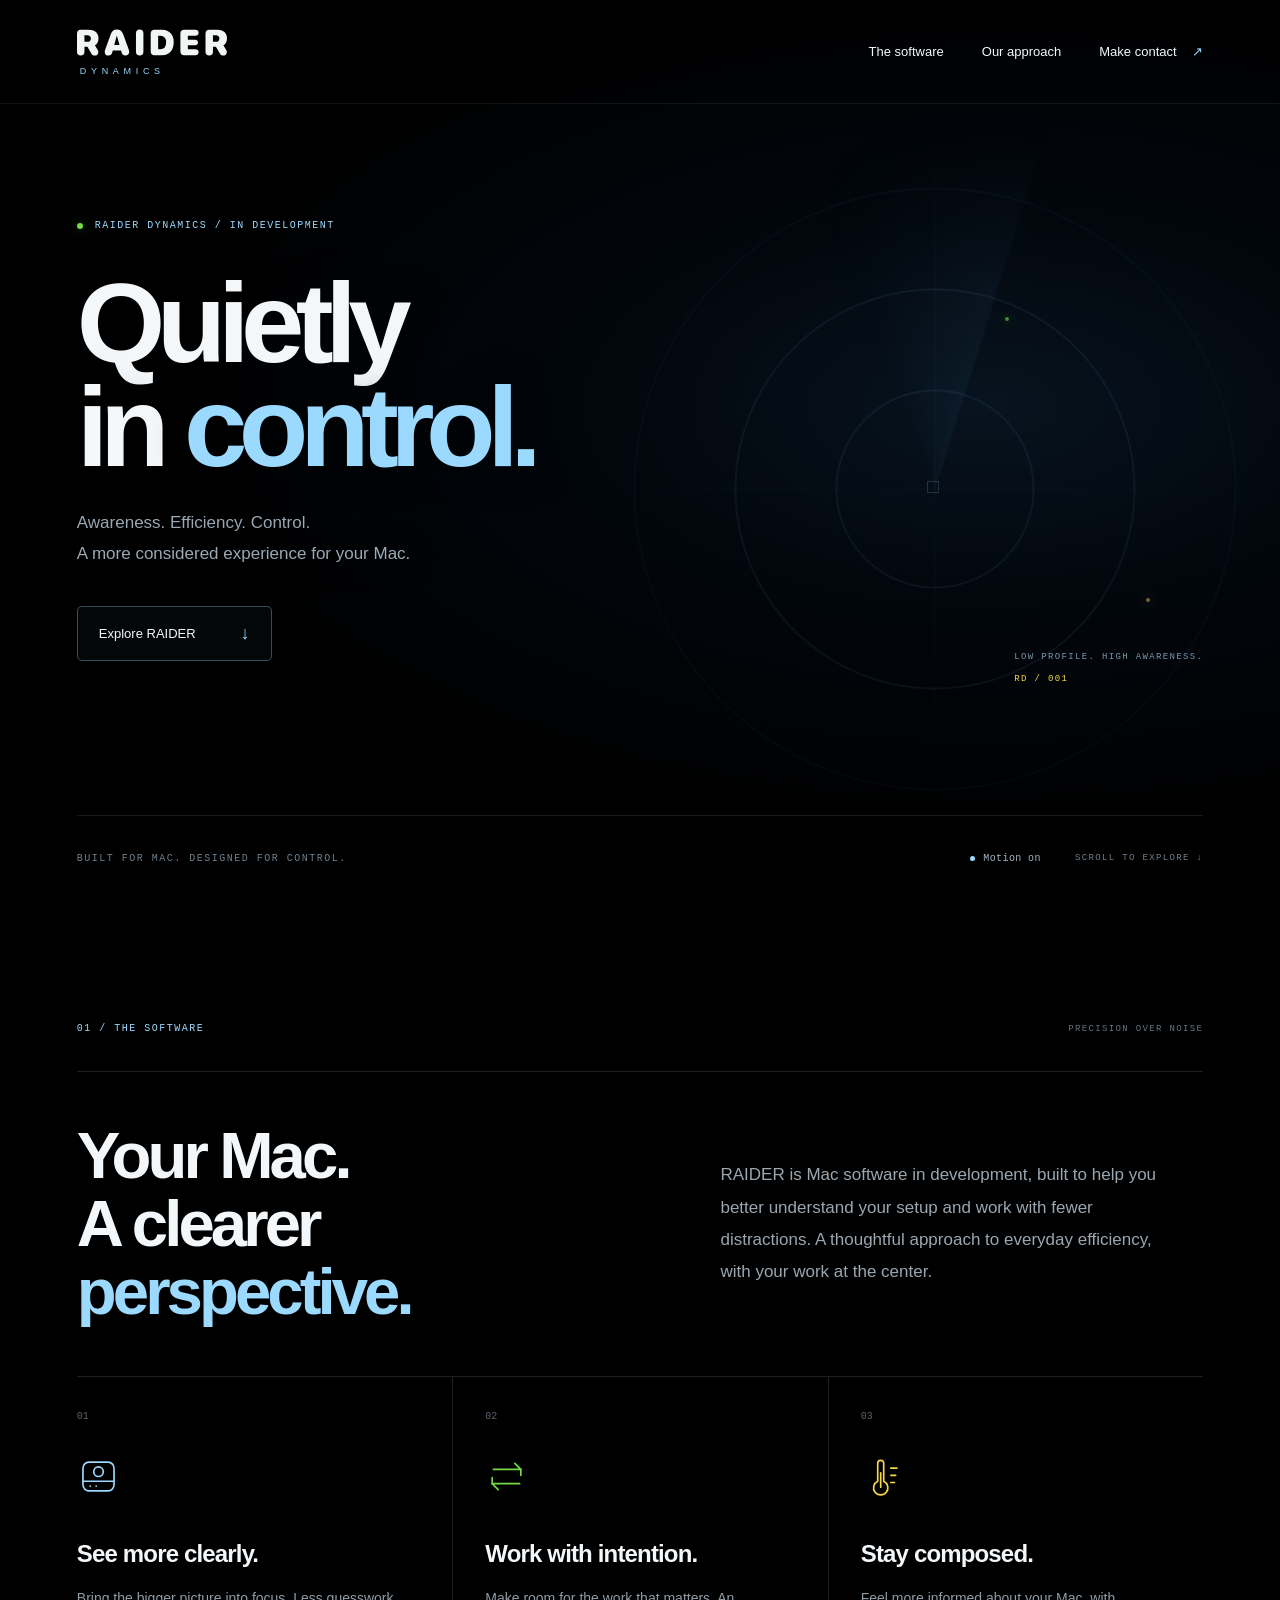
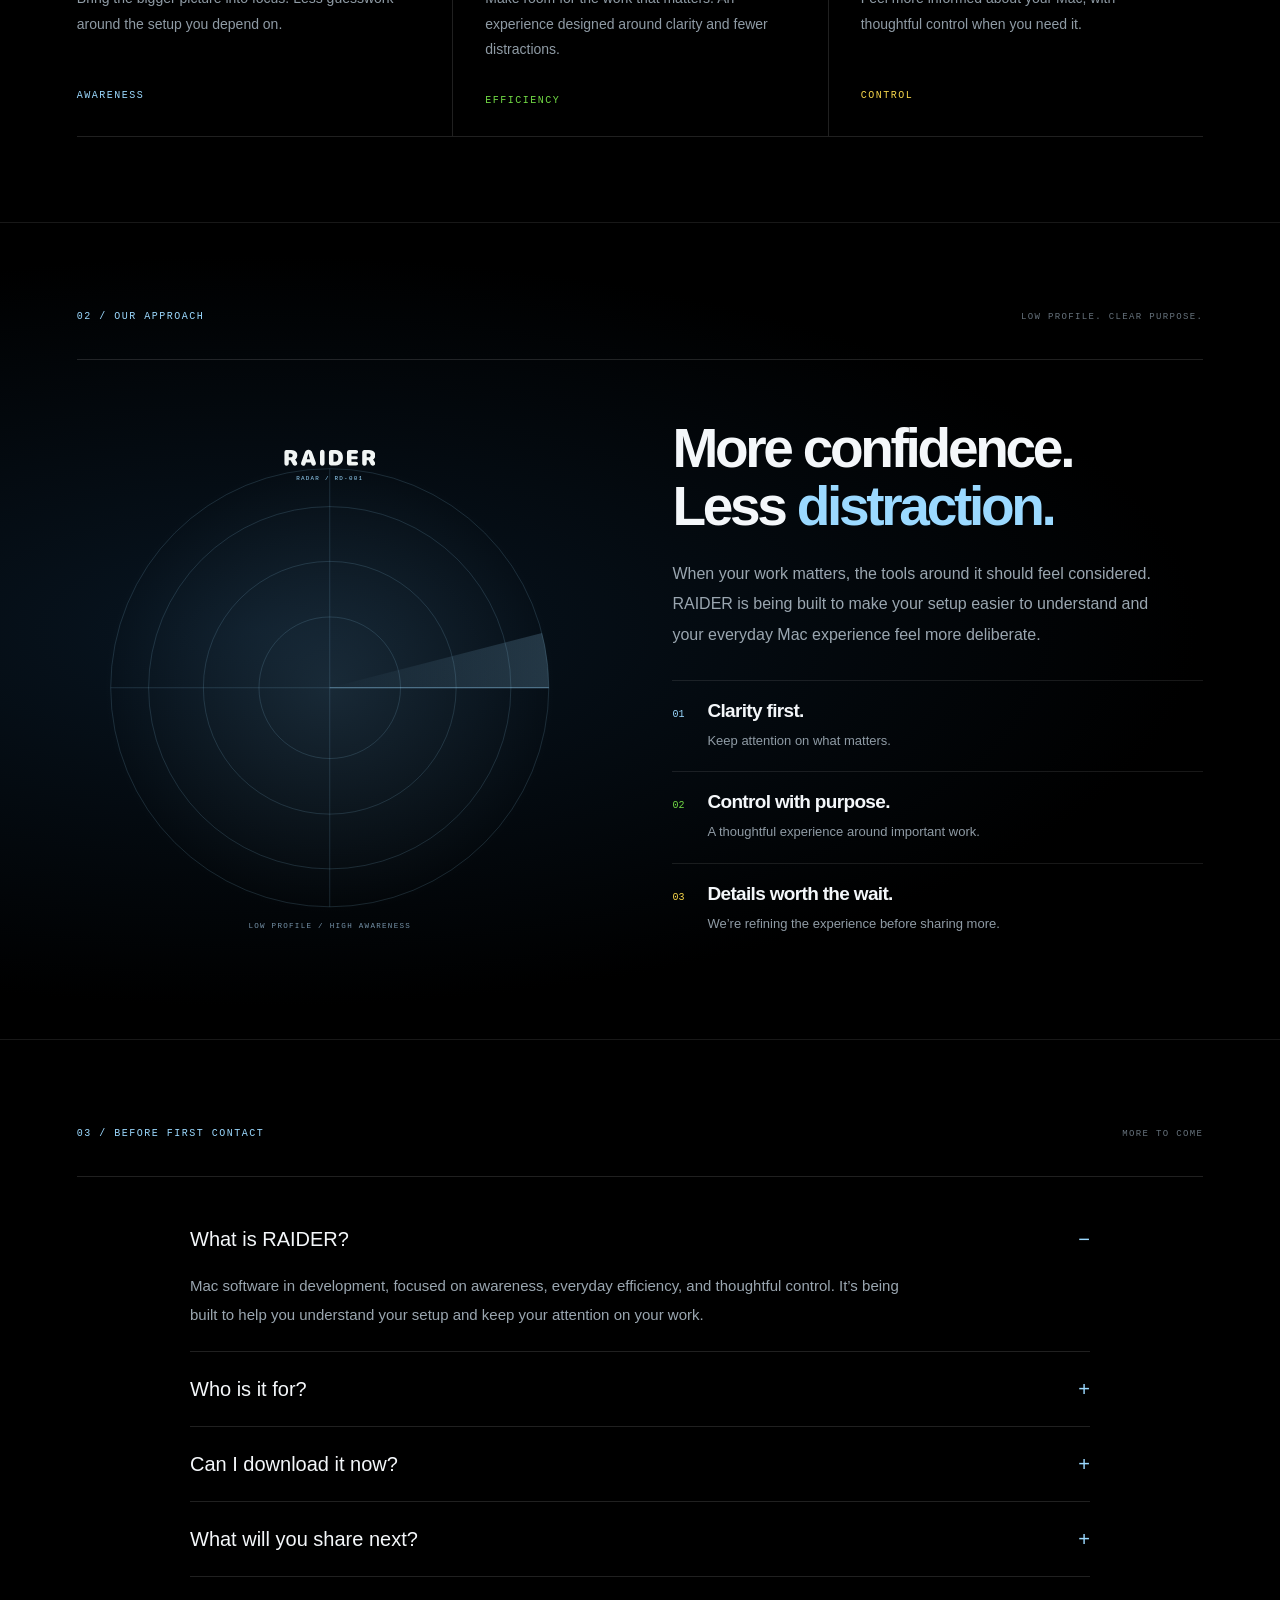
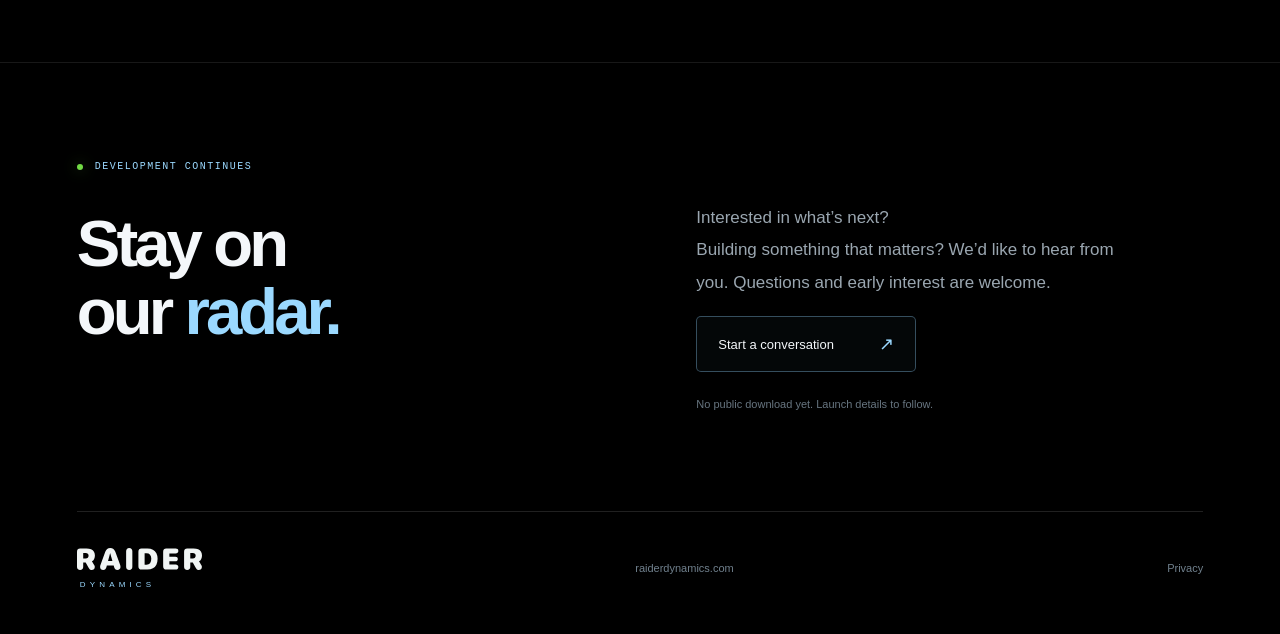
<file: setup.html>
<!doctype html><html lang="en"><head><meta charset="utf-8"><meta http-equiv="refresh" content="0;url=index.html#contact"><title>Raider Dynamics</title></head><body><a href="index.html#contact">Continue to Raider Dynamics</a></body></html>
</file>
<file: assets/styles.css>
:root{color-scheme:dark;--blue:#9bd9ff;--green:#72db45;--yellow:#f7d64a;--muted:#8b969f}*{box-sizing:border-box}html{scroll-behavior:smooth;scroll-padding-top:90px}body{margin:0;background:#000;color:#f4f7fa;font-family:-apple-system,BlinkMacSystemFont,"Segoe UI",sans-serif}a{color:inherit;text-decoration:none}a:focus-visible{outline:2px solid var(--blue);outline-offset:6px}.skip{position:absolute;top:-80px}.skip:focus{top:12px;z-index:20;background:black;padding:12px}header{height:104px;position:absolute;inset:0 0 auto;z-index:5;display:flex;align-items:center;justify-content:space-between;padding:0 6%;border-bottom:1px solid #ffffff14}.brand{display:inline-flex;flex-direction:column;gap:9px;align-items:flex-start}.brand img{display:block}.brand span{font-size:9px;letter-spacing:.52em;color:var(--blue);padding-left:3px}nav{display:flex;gap:38px;font-size:13px}nav a:last-child span{color:var(--blue);margin-left:12px}nav a:hover{color:var(--blue)}.hero{min-height:850px;height:100svh;max-height:1150px;position:relative;isolation:isolate;overflow:hidden;background:radial-gradient(ellipse at 77% 45%,#07131f 0%,#02070d 27%,#000 61%)}.hero-copy{position:relative;z-index:2;padding:clamp(195px,23vh,280px) 6% 120px;pointer-events:none}.hero-copy a{pointer-events:auto}.eyebrow,.mono,.tag,.flight-note,.scroll{font-family:ui-monospace,SFMono-Regular,Consolas,monospace;font-size:10px;letter-spacing:.15em}.eyebrow{color:var(--blue);display:flex;align-items:center;gap:12px;line-height:1.7}.status-dot{width:6px;height:6px;background:var(--green);border-radius:50%;box-shadow:0 0 14px #72db4566;flex-shrink:0}h1{font-size:clamp(78px,8.9vw,150px);letter-spacing:-.075em;line-height:.91;margin:37px 0 30px;font-weight:650}h1 em{font-style:normal;color:var(--blue)}.intro{font-size:17px;line-height:1.8;color:#9aa9b6;margin:0 0 36px}.button{display:inline-flex;gap:45px;align-items:center;border:1px solid #91d1ff59;border-radius:5px;padding:16px 21px;font-size:13px;background:#8bd0ff08;transition:background .2s,border .2s}.button:hover{background:#8bd0ff15;border-color:var(--blue)}.button span{color:var(--blue);font-size:18px}.radar{position:absolute;width:780px;height:780px;right:-45px;top:11%;opacity:.6;mask-image:radial-gradient(circle,#000 35%,transparent 72%)}.rings{position:absolute;inset:0;background:repeating-radial-gradient(circle,transparent 0 97px,#80bfff20 98px 99px,transparent 100px 101px),linear-gradient(90deg,transparent 49.9%,#80bfff15 50%,transparent 50.1%),linear-gradient(transparent 49.9%,#80bfff15 50%,transparent 50.1%)}.sweep{position:absolute;inset:0;border-radius:50%;background:conic-gradient(from 0deg,transparent 0deg 315deg,#72c5ff15 359deg,transparent 360deg);animation:sweep 22s linear infinite}.blip{position:absolute;width:4px;height:4px;background:var(--green);border-radius:50%;box-shadow:0 0 12px var(--green)}.b1{top:28%;left:59%}.b2{top:64%;left:77%;background:var(--yellow);box-shadow:0 0 12px var(--yellow)}.crosshair{position:absolute;top:49%;left:49%;width:12px;height:12px;border:1px solid #8ed5ff50}.aircraft{position:absolute;z-index:1;width:min(62vw,1000px);right:-2%;top:28%;filter:drop-shadow(0 35px 28px #000);animation:noseLedFlight 26s linear infinite}.flight-note{position:absolute;right:6%;bottom:24%;display:flex;flex-direction:column;gap:12px;color:#7896ad;font-size:9px}.flight-note span:last-child{color:var(--yellow)}.hero-bottom{position:absolute;bottom:0;left:6%;right:6%;display:flex;justify-content:space-between;padding:28px 0;border-top:1px solid #ffffff18;color:#6e7f8d}.scroll{font-size:9px}.mission{padding:110px 6% 120px}.section-top{display:flex;justify-content:space-between;border-bottom:1px solid #ffffff20;padding-bottom:24px;align-items:center}.section-top .mono{color:#66727c;font-size:9px}.mission-intro{display:grid;grid-template-columns:1.1fr 1fr;gap:10%;align-items:center;margin:65px 0 70px}h2{font-size:clamp(44px,5.1vw,82px);font-weight:600;letter-spacing:-.06em;line-height:1.04;margin:0}h2 span{color:var(--blue)}.mission-intro p,.contact-copy>p{color:#9aa6b0;font-size:17px;line-height:1.9;max-width:450px}.capabilities{display:grid;grid-template-columns:repeat(3,1fr);border-top:1px solid #ffffff20;border-bottom:1px solid #ffffff20}.capabilities article{position:relative;padding:35px 32px 40px 0}.capabilities article+article{padding-left:32px;border-left:1px solid #ffffff20}.number{font:10px ui-monospace,monospace;color:#58636e}.glyph{font-size:45px;height:85px;margin-top:32px;color:var(--accent)}.blue{--accent:var(--blue)}.green{--accent:var(--green)}.yellow{--accent:var(--yellow)}h3{font-size:24px;letter-spacing:-.035em;margin:0 0 18px}.capabilities p{font-size:14px;color:#8f9ba5;line-height:1.85;min-height:80px;max-width:320px}.tag{display:block;color:var(--accent);font-size:9px;margin-top:32px}.statement{text-align:center;padding:120px 6%;border-top:1px solid #ffffff12;background:radial-gradient(ellipse at center,#06121e,black 65%)}.statement .eyebrow{justify-content:center;color:var(--yellow)}.statement h2{font-size:clamp(65px,8vw,120px);margin:40px 0 28px}.statement p{color:#8b9aaa;line-height:1.85;font-size:16px}.signal-line{display:flex;gap:8px;justify-content:center;margin-top:45px}.signal-line i{height:3px;width:34px;background:var(--blue)}.signal-line i:nth-child(2){background:var(--green)}.signal-line i:nth-child(3){background:var(--yellow)}.contact{display:grid;grid-template-columns:1fr 1fr;gap:10%;padding:110px 6%;border-top:1px solid #ffffff18}.contact h2{margin-top:35px}.contact-copy{padding-top:37px}.contact-copy .small{font-size:11px;margin-top:22px;color:#677580}footer{margin:0 6%;padding:35px 0 45px;border-top:1px solid #ffffff20;display:flex;align-items:center;justify-content:space-between;font-size:11px;color:#70808d}footer .brand span{font-size:8px}footer>a:last-child:hover{color:var(--blue)}.legal{max-width:760px;padding:170px 6% 100px;margin:auto}.legal h1{font-size:60px}.legal p{color:#9aa6b0;line-height:1.9}.legal a{color:var(--blue)}@keyframes sweep{to{transform:rotate(360deg)}}@media(min-width:1700px){.hero-copy,.mission,.statement,.contact{padding-left:max(6%,calc((100vw - 1500px)/2));padding-right:max(6%,calc((100vw - 1500px)/2))}}@media(max-width:760px){header{height:90px}header .brand img{width:122px;height:auto}nav{gap:18px;font-size:11px}nav a:first-child{display:none}.hero{min-height:860px;max-height:1000px}.hero-copy{padding-top:165px}.hero-copy .eyebrow{font-size:8px}h1{font-size:clamp(72px,15vw,112px);margin-top:35px}.intro{font-size:14px;line-height:1.8}.aircraft{width:110vw;right:-18%;top:57%;animation:noseLedFlight 26s linear infinite}.radar{width:650px;height:650px;right:-200px;top:35%}.flight-note{bottom:14%;font-size:7px}.hero-bottom .mono{font-size:8px}.scroll{display:none}.mission{padding-top:70px;padding-bottom:75px}.section-top .mono{display:none}.mission-intro{grid-template-columns:1fr;gap:22px;margin:40px 0}.mission-intro p,.contact-copy>p{font-size:15px}.capabilities{grid-template-columns:1fr}.capabilities article,.capabilities article+article{padding:28px 0;border-left:0}.capabilities article+article{border-top:1px solid #ffffff18}.glyph{margin-top:10px;height:65px}.capabilities p{min-height:0;max-width:100%}.tag{margin-top:20px}.statement{padding:80px 6%}.statement p{font-size:14px}.contact{grid-template-columns:1fr;padding:70px 6%;gap:18px}.contact-copy{padding-top:0}footer{flex-wrap:wrap;gap:30px}footer>span{font-size:9px}.legal h1{font-size:44px}}@media(prefers-reduced-motion:reduce){html{scroll-behavior:auto}.aircraft,.sweep{animation:none}}



.aircraft img{display:block;width:100%;height:auto}.aircraft{width:min(65vw,1040px);top:31%;right:-3%}@media(max-width:760px){.aircraft{width:115vw;right:-17%;top:55%}}

/* Nose-led diagonal flyover: gentle bank and approach, then recede. */
.hero{perspective:1200px}.aircraft{transform-style:preserve-3d;animation:noseLedFlight 26s linear infinite;animation-delay:-9s;will-change:transform,opacity}@keyframes noseLedFlight{0%{transform:translate3d(65vw,-220px,-200px) rotateZ(-6deg) rotateY(-12deg) scale(.75);opacity:0}8%{opacity:1}35%{transform:translate3d(0,0,30px) rotateZ(2deg) rotateY(0deg) scale(1);opacity:1}60%{transform:translate3d(-48vw,230px,100px) rotateZ(8deg) rotateY(8deg) scale(1.08);opacity:1}86%,100%{transform:translate3d(-115vw,610px,-100px) rotateZ(2deg) rotateY(0deg) scale(.85);opacity:0}}@media(max-width:760px){.aircraft{animation-name:noseLedFlightMobile}}@keyframes noseLedFlightMobile{0%{transform:translate3d(95vw,-120px,-100px) rotateZ(-5deg) scale(.75);opacity:0}8%{opacity:1}35%{transform:translate3d(0,0,0) rotateZ(0deg) scale(1);opacity:1}65%{transform:translate3d(-65vw,160px,70px) rotateZ(7deg) scale(1.08);opacity:1}90%,100%{transform:translate3d(-160vw,400px,-80px) rotateZ(3deg) scale(.8);opacity:0}}@media(prefers-reduced-motion:reduce){.aircraft{animation:none;transform:none;will-change:auto}}

header{position:fixed;background:#000000b8;backdrop-filter:blur(18px);-webkit-backdrop-filter:blur(18px)}header.at-top{background:#00000038;backdrop-filter:none;-webkit-backdrop-filter:none}.hero-copy h1,.hero-copy .intro{text-shadow:0 3px 35px #0009}.hero-tools{display:flex;align-items:center;gap:34px}.motion-control{border:0;padding:0;background:none;color:#a3b4c1;font:10px ui-monospace,SFMono-Regular,monospace;letter-spacing:.04em;display:flex;align-items:center;gap:8px;cursor:pointer;min-height:28px}.motion-control:hover{color:var(--blue)}.motion-control:focus-visible{outline:2px solid var(--blue);outline-offset:6px}.motion-indicator{width:5px;height:5px;border-radius:50%;background:var(--blue)}.motion-paused .motion-indicator{background:#52606b}.motion-paused .aircraft{animation:none;transform:none;opacity:1;will-change:auto}.motion-paused .sweep{animation-play-state:paused}.glyph svg{width:43px;height:43px}.capabilities article{transition:background .2s}.capabilities article:hover{background:linear-gradient(180deg,#ffffff03,transparent)}.tag{font-size:10px}.hero-bottom{align-items:center}.small{line-height:1.8}section[id]{scroll-margin-top:100px}
@media(min-width:761px) and (max-width:1050px){.hero{min-height:800px}.aircraft{width:72vw;right:-12%;top:38%}.hero-copy{padding-top:190px}.flight-note{bottom:19%}.capabilities article+article{padding-left:22px}.capabilities article{padding-right:22px}h3{font-size:21px}}
@media(max-width:760px){.hero-tools{gap:0}.hero-bottom{padding:20px 0;gap:10px}.motion-control{font-size:9px}.glyph svg{width:36px;height:36px}.hero-copy h1{letter-spacing:-.07em}.flight-note{bottom:13%}.mission-intro h2{font-size:52px}.tag{font-size:9px}}
@media(prefers-reduced-motion:reduce){.motion-enabled .aircraft{animation:noseLedFlight 26s linear infinite;animation-delay:-9s}.motion-enabled .sweep{animation:sweep 22s linear infinite}}@media(prefers-reduced-motion:reduce) and (max-width:760px){.motion-enabled .aircraft{animation-name:noseLedFlightMobile}}

/* Public teaser: benefits and brand, without the app workflow. */
.mission{padding-bottom:85px}.mission-intro{margin:50px 0}.capabilities article{padding-top:28px;padding-bottom:30px}.capabilities p{min-height:72px}.approach,.questions{padding:75px 6% 85px;border-top:1px solid #ffffff18}.approach{background:radial-gradient(ellipse at 20% 50%,#081521,black 65%)}.approach-grid{display:grid;grid-template-columns:1fr 1.05fr;gap:8%;align-items:center;padding-top:60px}.signal-art{position:relative;aspect-ratio:1;max-width:510px;width:100%;margin:auto;background:linear-gradient(#9bd9ff08 1px,transparent 1px),linear-gradient(90deg,#9bd9ff08 1px,transparent 1px);background-size:48px 48px;mask-image:radial-gradient(ellipse,#000 55%,transparent 75%)}.signal-orbit{position:absolute;border:1px solid #9bd9ff30;border-radius:50%;inset:9%;transform:rotate(-30deg)}.orbit-two{inset:22%;border-color:#72db4535;transform:rotate(25deg)}.orbit-three{inset:35%;border-color:#f7d64a40;box-shadow:0 0 50px #9bd9ff08}.signal-art:before,.signal-art:after{content:"";position:absolute;left:50%;top:4%;height:92%;width:1px;background:linear-gradient(transparent,#9bd9ff35,transparent)}.signal-art:after{transform:rotate(90deg)}.signal-core{position:absolute;inset:0;display:flex;align-items:center;justify-content:center;flex-direction:column;gap:15px}.signal-core>span{font-size:30px;font-weight:650;letter-spacing:.16em}.signal-core small{font:8px ui-monospace,monospace;letter-spacing:.16em;color:var(--blue)}.signal-point{position:absolute;width:7px;height:7px;border-radius:50%;background:var(--accent);box-shadow:0 0 18px var(--accent)}.point-blue{--accent:var(--blue);left:25%;top:17%}.point-green{--accent:var(--green);right:24%;top:41%}.point-yellow{--accent:var(--yellow);left:43%;bottom:36%}.signal-caption{position:absolute;bottom:9%;left:0;right:0;text-align:center;color:#7592a8;font:8px ui-monospace,monospace;letter-spacing:.12em}.approach-copy h2{font-size:clamp(40px,4.3vw,65px)}.approach-copy>p{font-size:16px;color:#9aa6b0;line-height:1.9;margin:24px 0 30px;max-width:490px}.principles article{display:flex;align-items:baseline;gap:23px;padding:19px 0;border-top:1px solid #ffffff18}.principles article>span{font:10px ui-monospace,monospace;color:var(--blue)}.principles article:nth-child(2)>span{color:var(--green)}.principles article:nth-child(3)>span{color:var(--yellow)}.principles h3{font-size:19px;margin:0 0 7px}.principles p{font-size:13px;color:#8f9ba5;margin:0;line-height:1.8}.faq-list{max-width:900px;margin:25px auto 0}.faq-list details{border-bottom:1px solid #ffffff20;padding:22px 0}.faq-list summary{cursor:pointer;font-size:20px;list-style:none;display:flex;justify-content:space-between;gap:24px;line-height:1.5}.faq-list summary::-webkit-details-marker{display:none}.faq-list summary:after{content:"+";color:var(--blue)}.faq-list details[open] summary:after{content:"−"}.faq-list summary:focus-visible{outline:2px solid var(--blue);outline-offset:8px}.faq-list p{max-width:720px;font-size:15px;color:#9aa6b0;line-height:1.9;margin:18px 0 0}.contact{padding-top:85px;padding-bottom:85px}section[id]{scroll-margin-top:20px}.hero-copy .intro{max-width:500px}nav a:nth-child(2):hover{color:var(--blue)}
@media(max-width:760px){nav a:nth-child(2){display:none}.mission{padding-bottom:60px}.mission-intro{margin:35px 0}.approach,.questions{padding:55px 6% 60px}.approach-grid{grid-template-columns:1fr;gap:30px;padding-top:25px}.signal-art{max-width:350px}.approach-copy h2{font-size:44px}.approach-copy>p{font-size:15px}.faq-list summary{font-size:18px}.faq-list p{font-size:14px}.questions .section-top .eyebrow{font-size:9px}.contact{padding-top:60px;padding-bottom:60px}.capabilities p{min-height:0}.hero-copy .intro{max-width:340px}}

/* Privacy policy */
.privacy-policy{max-width:1120px;padding-bottom:45px}.legal-hero{min-height:650px;display:flex;flex-direction:column;justify-content:center;border-bottom:1px solid #ffffff20;background:radial-gradient(ellipse at 78% 46%,#07131f 0%,transparent 53%)}.privacy-policy .legal-hero h1{font-size:clamp(66px,8vw,120px);margin:34px 0 28px}.privacy-policy h1 em{font-style:normal;color:var(--blue)}.legal-lead{max-width:690px;font-size:18px!important;color:#acb8c2!important}.policy-meta{display:flex;gap:28px;flex-wrap:wrap;margin-top:28px;color:#657988;font:9px ui-monospace,SFMono-Regular,Consolas,monospace;letter-spacing:.15em;text-transform:uppercase}.policy-summary{display:grid;grid-template-columns:repeat(3,1fr);border-bottom:1px solid #ffffff20}.policy-summary article{padding:40px 32px 42px 0}.policy-summary article+article{border-left:1px solid #ffffff20;padding-left:32px}.policy-summary h2{font-size:22px;letter-spacing:-.035em;margin:24px 0 13px;color:var(--accent)}.policy-summary p{font-size:13px;line-height:1.75;margin:0}.policy-summary .blue{--accent:var(--blue)}.policy-summary .green{--accent:var(--green)}.policy-summary .yellow{--accent:var(--yellow)}.policy-section{padding:76px 0;border-bottom:1px solid #ffffff1c;scroll-margin-top:24px}.policy-section>.eyebrow{margin:0 0 28px}.policy-section>h2{font-size:clamp(38px,4.6vw,62px);max-width:760px;margin-bottom:30px}.policy-section>p{max-width:820px}.policy-section p+p{margin-top:19px}.policy-grid{display:grid;grid-template-columns:repeat(2,1fr);gap:1px;background:#ffffff18;border:1px solid #ffffff18;margin-top:42px}.policy-grid article{background:#02070b;padding:32px}.policy-grid h3{font-size:19px;color:#dce7ee}.policy-grid p{margin:0;font-size:13px;line-height:1.8}.flow-list{margin-top:42px;border-top:1px solid #ffffff20}.flow-list article{display:grid;grid-template-columns:110px 1fr;gap:28px;padding:29px 0;border-bottom:1px solid #ffffff18}.flow-list h3{font-size:19px;margin:0 0 8px}.flow-list p{margin:0;font-size:14px;line-height:1.8}.flow-marker{font:9px ui-monospace,SFMono-Regular,Consolas,monospace;letter-spacing:.15em;padding-top:5px}.flow-marker.blue{color:var(--blue)}.flow-marker.green{color:var(--green)}.flow-marker.yellow{color:var(--yellow)}.choice-list{list-style:none;padding:0;margin:40px 0 0;border-top:1px solid #ffffff20}.choice-list li{padding:21px 0;border-bottom:1px solid #ffffff18;color:#929fa9;font-size:14px;line-height:1.75}.choice-list strong{color:#e9f0f5;font-weight:600}.nowrap{white-space:nowrap}.collection-boundary{display:grid;grid-template-columns:1fr 1fr;gap:1px;background:#ffffff18;border:1px solid #ffffff18;margin-top:38px}.collection-boundary article{padding:32px;background:#02070b}.collection-boundary h3{font-size:21px;margin:17px 0 12px}.collection-boundary p{font-size:13px;line-height:1.8;margin:0}.collection-excluded{box-shadow:inset 0 2px 0 #f7d64a}.collection-included{box-shadow:inset 0 2px 0 #72db45}
@media(max-width:760px){.privacy-policy{padding-top:120px}.legal-hero{min-height:560px}.legal-lead{font-size:16px!important}.privacy-policy nav a:first-child,.privacy-policy nav a:nth-child(2){display:none}.policy-summary{grid-template-columns:1fr}.policy-summary article,.policy-summary article+article{padding:27px 0;border-left:0}.policy-summary article+article{border-top:1px solid #ffffff18}.policy-section{padding:54px 0}.policy-section>h2{font-size:40px}.policy-grid,.collection-boundary{grid-template-columns:1fr;margin-top:30px}.policy-grid article,.collection-boundary article{padding:25px}.flow-list article{grid-template-columns:1fr;gap:7px;padding:24px 0}.policy-section>p,.choice-list li{font-size:14px}.policy-meta{gap:13px;flex-direction:column}}

.signal-core img{width:140px;height:auto;display:block}

/* Small B-21 flyover: one fifth of the previous aircraft width. */
.aircraft{width:min(13vw,208px);right:23%;top:41%;filter:drop-shadow(0 8px 7px #0008)}
@media(min-width:761px) and (max-width:1050px){.aircraft{width:14.4vw;right:21%;top:44%}}
@media(max-width:760px){.aircraft{width:23vw;right:24%;top:60%}}

/* Curved flight is driven by path position, heading and coordinated bank. */
.aircraft,.motion-enabled .aircraft,.motion-paused .aircraft{left:0;top:0;right:auto;animation:none;transform-origin:50% 50%;backface-visibility:visible;will-change:transform,opacity}

.cargo{position:absolute;left:0;top:0;width:38px;height:54px;z-index:0;pointer-events:none;will-change:transform,opacity;transform-origin:50% 20%;filter:drop-shadow(0 5px 6px #000c)}.cargo svg{display:block;width:100%;height:100%}@media(max-width:760px){.cargo{width:31px;height:43px}}

.cargo.ssd{width:34px;height:48px}@media(max-width:760px){.cargo.ssd{width:28px;height:39px}}

/* Level side-on release, then expose the wing as the aircraft banks. */
.aircraft{height:auto;aspect-ratio:3/2}.side-view,.bank-view{position:absolute;left:0;right:0;top:50%;transform:translateY(-50%)}.side-view img{width:100%;height:auto}.bank-view{transform:translateY(-50%) rotate(38deg);opacity:0}.bank-view img{width:100%;height:auto}.cargo{width:34px;height:48px}.cargo.ssd{width:30px;height:42px}@media(max-width:760px){.aircraft{width:28vw;max-width:120px}.cargo{width:16px;height:22px}.cargo.ssd{width:14px;height:19px}}

/* Side-profile belly hinges: doors swing downward, not toward the camera. */
.side-view{transform-style:preserve-3d}.payload-bay{position:absolute;left:40%;top:62%;width:20%;height:3px;transform:translateX(-50%);perspective:180px;transform-style:preserve-3d}.bay-interior{position:absolute;inset:0;background:#030609;opacity:var(--bay-open,0)}.bay-door{position:absolute;left:0;right:0;height:9px;background:linear-gradient(180deg,#a3afb7,#d0d6da);border:1px solid #84949e;backface-visibility:visible;transform-style:preserve-3d}.door-far{bottom:100%;transform-origin:center bottom;transform:rotateX(90deg);filter:brightness(.75)}.door-near{top:0;transform-origin:center top;transform:rotateX(90deg)}

/* A single assembled aircraft throughout the pass; wing exposure follows roll continuously. */
.bank-view{z-index:0;left:-12%;right:12%;pointer-events:none}.side-view{z-index:1}.payload-bay{z-index:2}

/* Fixed 3D geometry; only camera projection changes during roll. */
.aircraft-model{position:absolute;width:200%;height:auto;aspect-ratio:1;left:-50%;top:50%;transform:translateY(-50%);pointer-events:none}.aircraft>.payload-bay{left:48%;top:55%;height:2px;width:22%;perspective:none}

/* Noctis orbital composition adapted as rigid, nose-led B21 flight paths. */
.signal-art{max-width:560px;aspect-ratio:1;background:none;mask-image:none;-webkit-mask-image:none;overflow:hidden}
.signal-art::before,.signal-art::after{display:none}
.approach-flight{display:block;width:100%;height:auto;overflow:visible}
.approach-airframe{will-change:transform}
@media(max-width:760px){.signal-art{max-width:390px;margin:0 auto}.approach-grid{gap:22px}}

.approach-model{display:block;width:128px;height:128px;pointer-events:none}

/* Keep WebGL canvases in HTML: Safari misplaces transformed SVG foreignObjects. */
.signal-art{isolation:isolate}
.approach-airframe{position:absolute;width:21.333333%;height:21.333333%;transform:translate(-50%,-50%);z-index:0;pointer-events:none}
.approach-model{width:100%;height:100%}
.approach-flight{position:relative;z-index:1;pointer-events:none}

/* Full-width approach flight, independent of the radar clipping area. */
.approach{position:relative;overflow:hidden}.approach>.approach-airframe{z-index:2}
</file>
